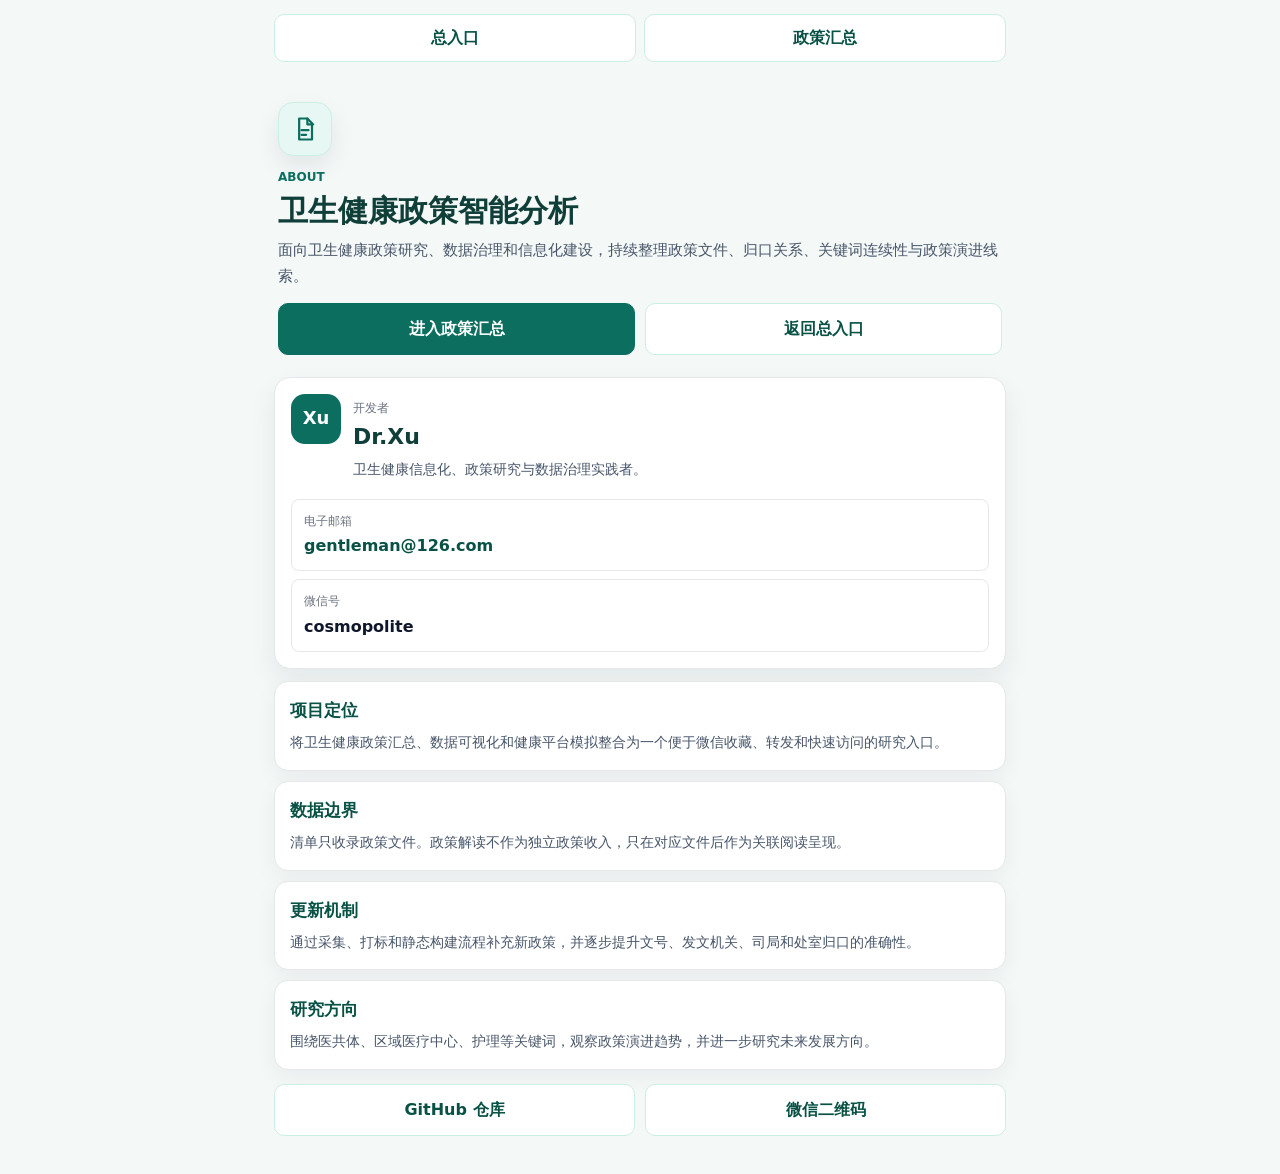
<file: site/about.html>
<!DOCTYPE html>
<html lang="zh-CN">
<head>
<meta charset="utf-8">
<meta name="viewport" content="width=device-width, initial-scale=1">
<meta name="theme-color" content="#0b6e5f">
<meta name="description" content="卫生健康政策智能分析项目说明、数据边界与开发者信息。">
<meta property="og:title" content="关于 · 卫生健康政策智能分析">
<meta property="og:description" content="了解卫生健康政策智能分析的项目定位、数据边界、研究方向与开发者信息。">
<meta property="og:type" content="website">
<meta property="og:url" content="https://xujiann.github.io/health-policy/about.html">
<title>关于 · 卫生健康政策智能分析</title>
<link rel="stylesheet" href="style.css?v=21">
</head>
<body class="portal-body">
<main class="about-mobile about-polished">
  <nav class="about-mobile-nav" aria-label="页面导航">
    <a href="index.html">总入口</a>
    <a href="policy.html">政策汇总</a>
  </nav>

  <section class="about-mobile-hero about-polished-hero">
    <span class="about-symbol" aria-hidden="true">
      <svg viewBox="0 0 24 24">
        <path d="M7 3h7l4 4v14H7z"/>
        <path d="M14 3v5h5"/>
        <path d="M9 13h6M9 17h4"/>
      </svg>
    </span>
    <span class="about-eyebrow">ABOUT</span>
    <h1>卫生健康政策智能分析</h1>
    <p>面向卫生健康政策研究、数据治理和信息化建设，持续整理政策文件、归口关系、关键词连续性与政策演进线索。</p>
    <div class="about-actions" aria-label="快捷入口">
      <a href="policy.html">进入政策汇总</a>
      <a href="index.html">返回总入口</a>
    </div>
  </section>

  <section class="about-profile-card" aria-label="作者信息">
    <div class="about-avatar" aria-hidden="true">Xu</div>
    <div>
      <span>开发者</span>
      <h2>Dr.Xu</h2>
      <p>卫生健康信息化、政策研究与数据治理实践者。</p>
    </div>
    <ul class="contact-list contact-list-large">
      <li><span>电子邮箱</span><a href="mailto:gentleman@126.com">gentleman@126.com</a></li>
      <li><span>微信号</span><strong>cosmopolite</strong></li>
    </ul>
  </section>

  <section class="about-info-grid" aria-label="项目说明">
    <article>
      <h2>项目定位</h2>
      <p>将卫生健康政策汇总、数据可视化和健康平台模拟整合为一个便于微信收藏、转发和快速访问的研究入口。</p>
    </article>
    <article>
      <h2>数据边界</h2>
      <p>清单只收录政策文件。政策解读不作为独立政策收入，只在对应文件后作为关联阅读呈现。</p>
    </article>
    <article>
      <h2>更新机制</h2>
      <p>通过采集、打标和静态构建流程补充新政策，并逐步提升文号、发文机关、司局和处室归口的准确性。</p>
    </article>
    <article>
      <h2>研究方向</h2>
      <p>围绕医共体、区域医疗中心、护理等关键词，观察政策演进趋势，并进一步研究未来发展方向。</p>
    </article>
  </section>

  <section class="about-mobile-links about-link-grid" aria-label="项目链接">
    <a href="https://github.com/xujiann/health-policy" target="_blank" rel="noopener">GitHub 仓库</a>
    <a href="wechat.html">微信二维码</a>
  </section>
</main>
</body>
</html>
</file>
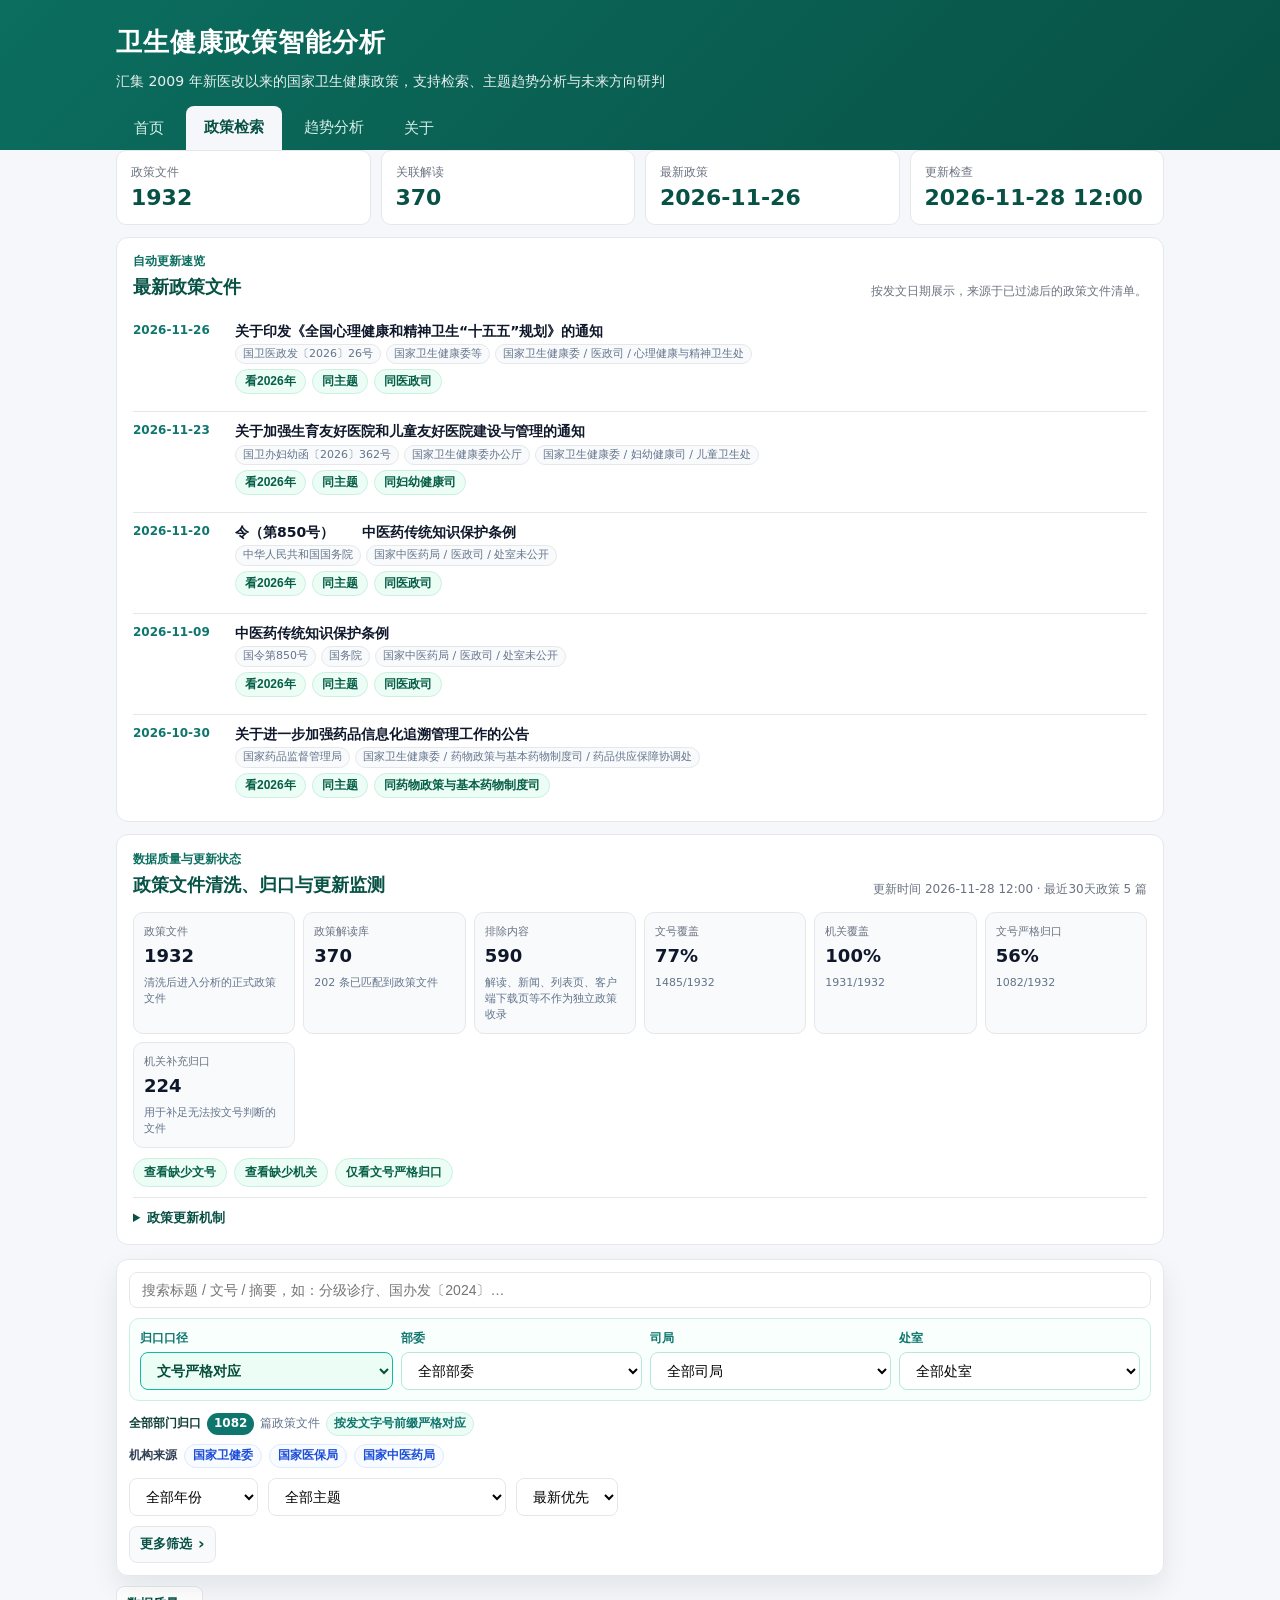
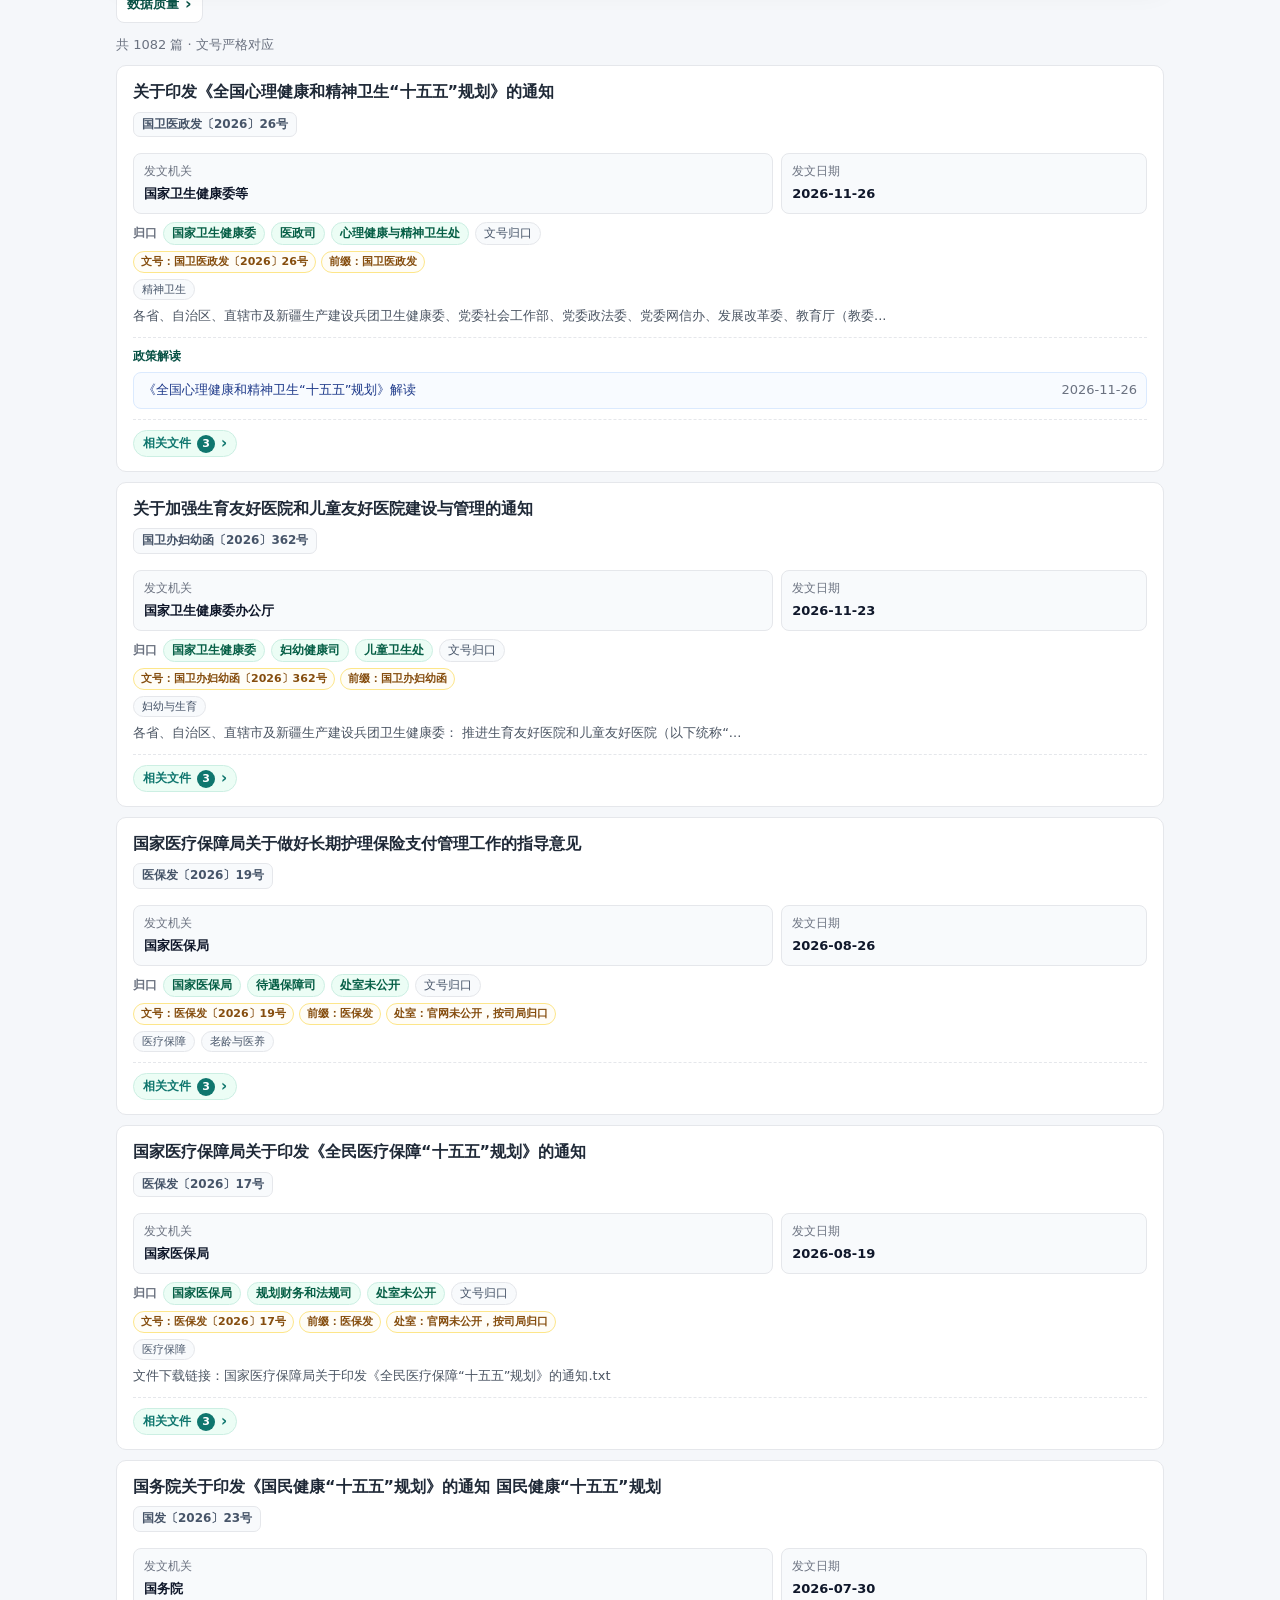
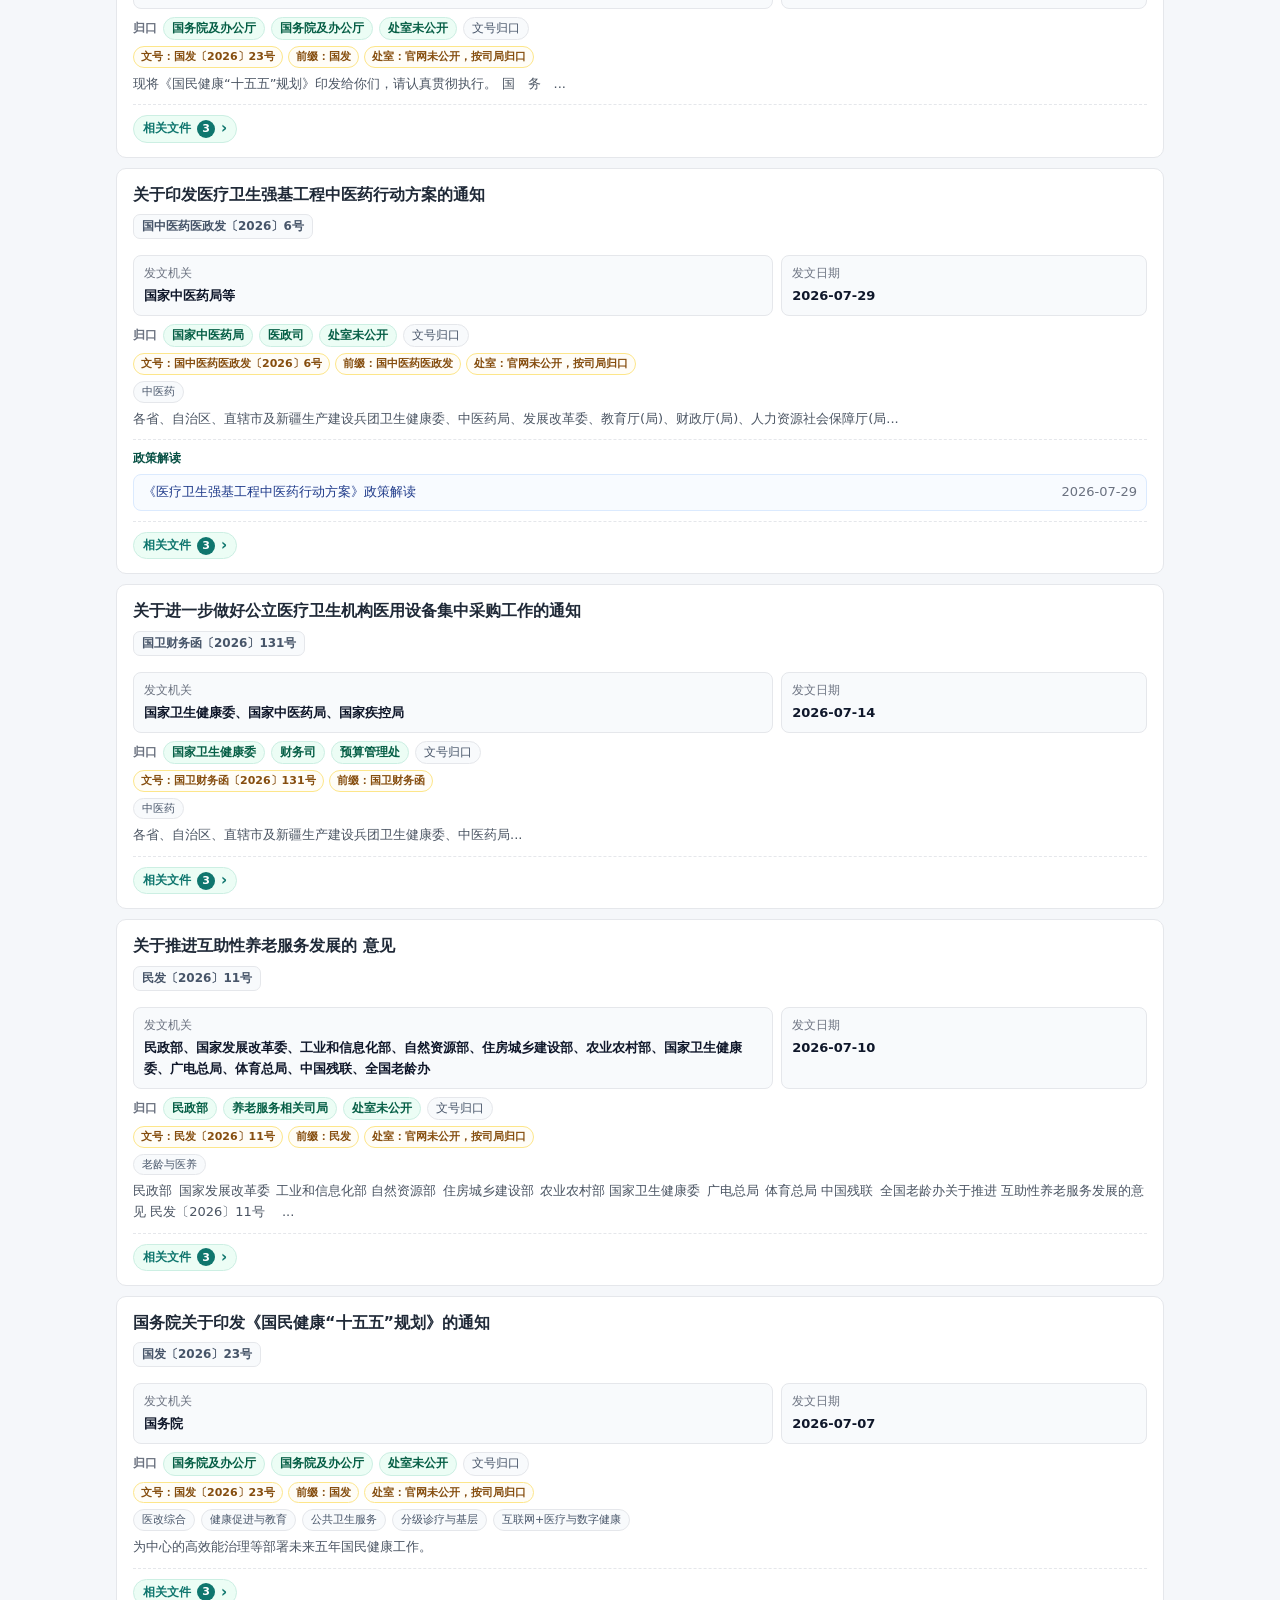
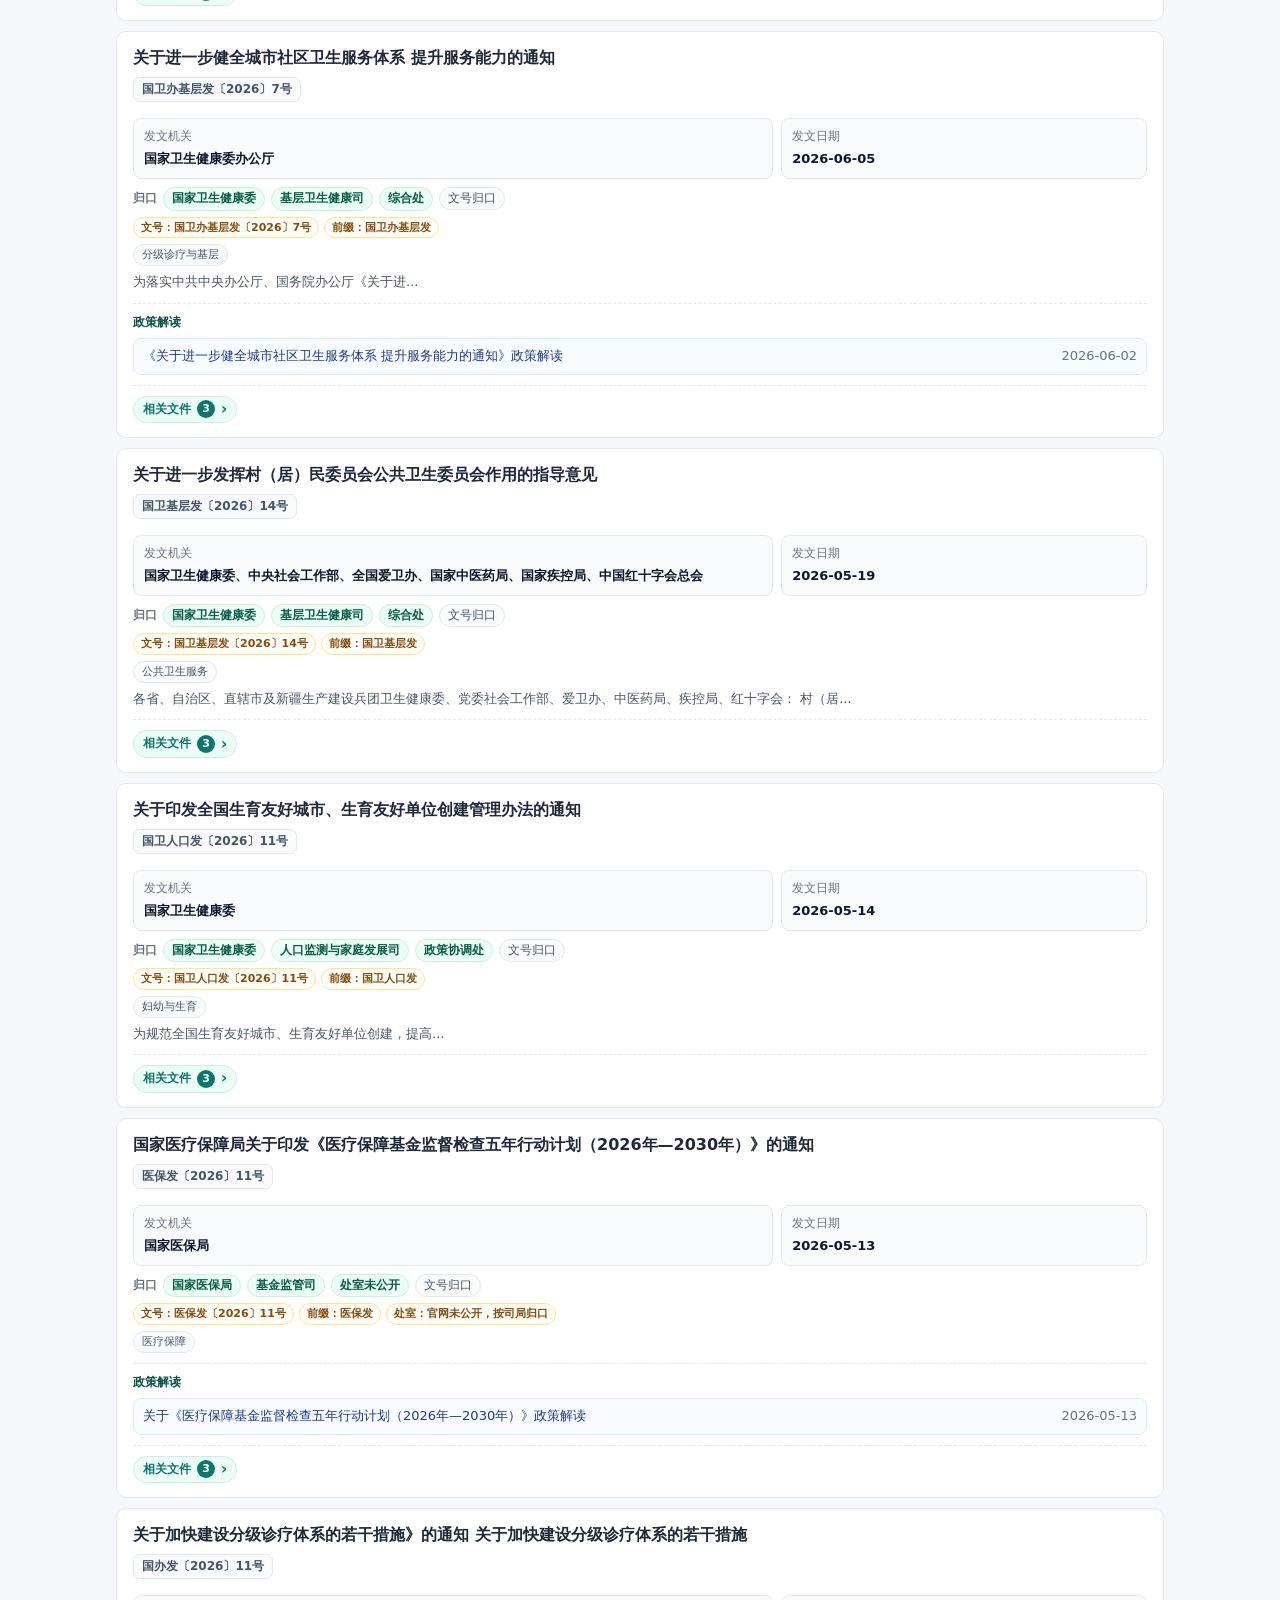
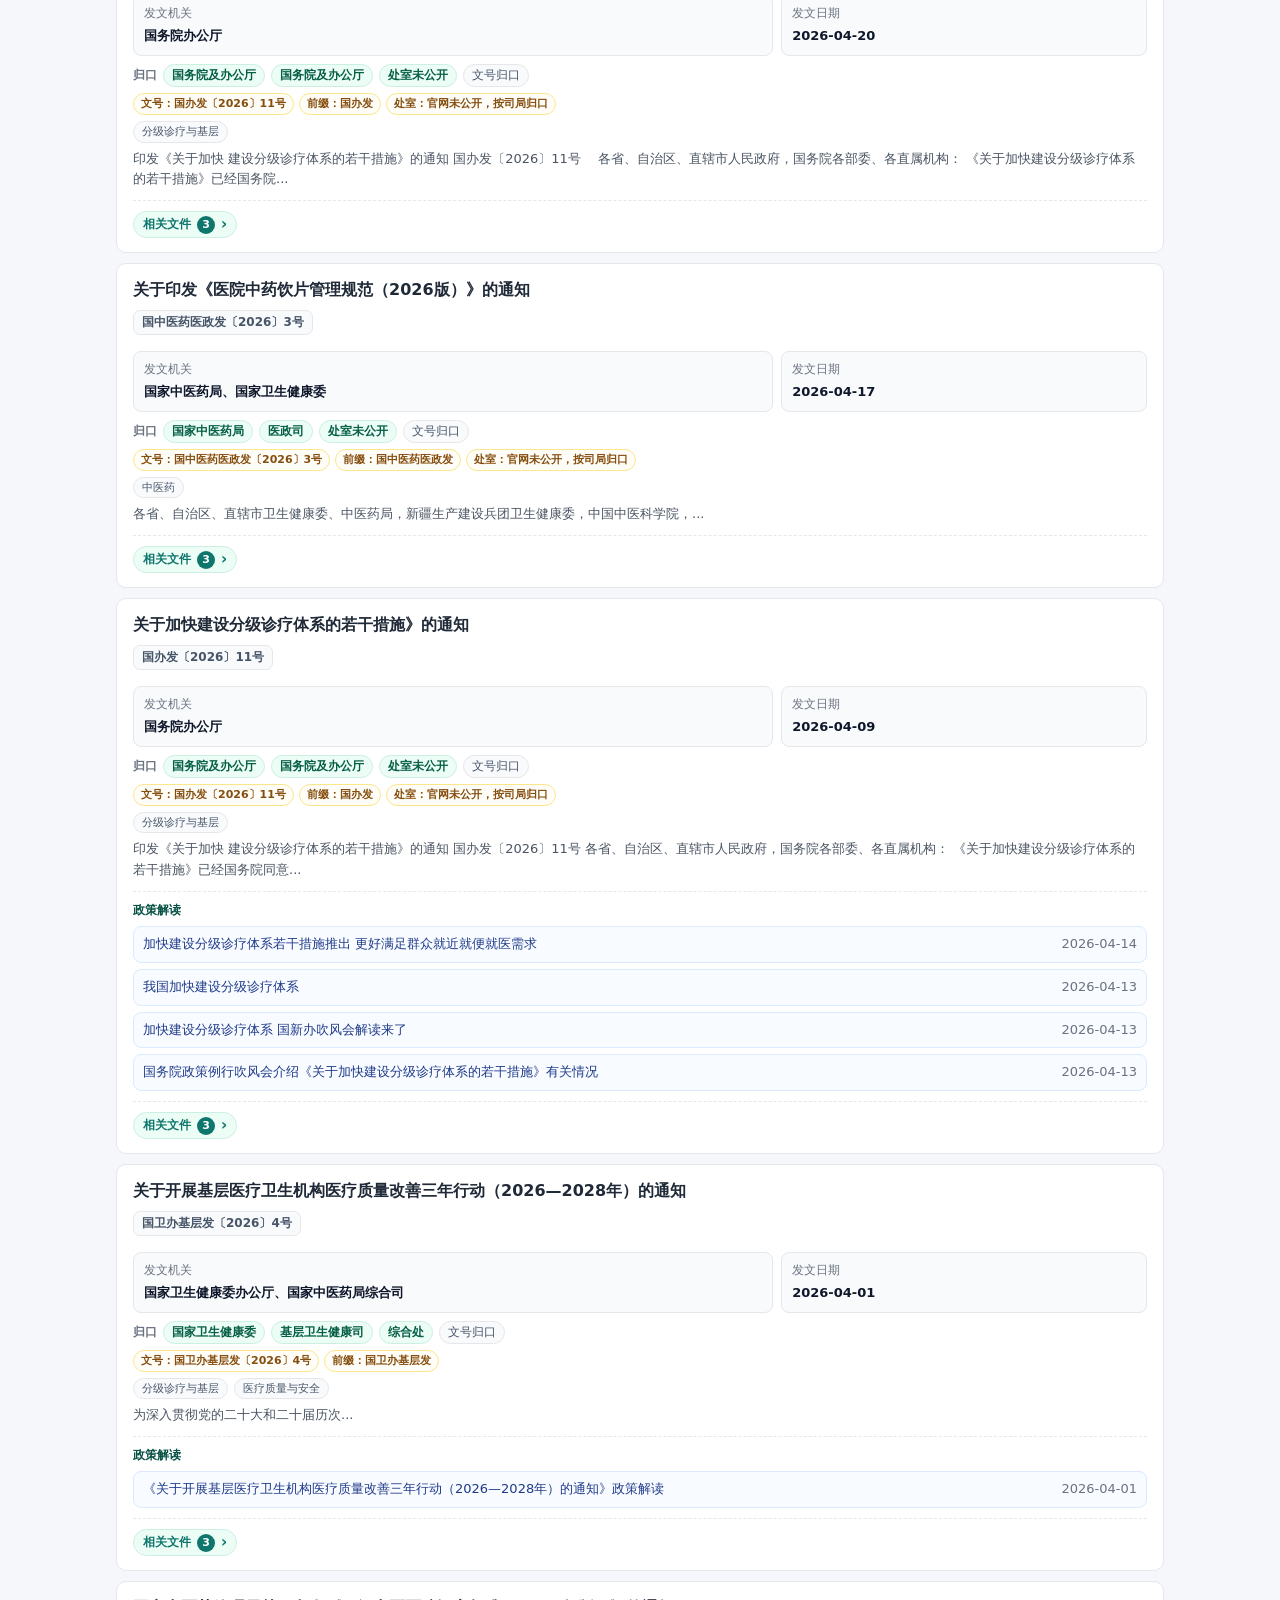
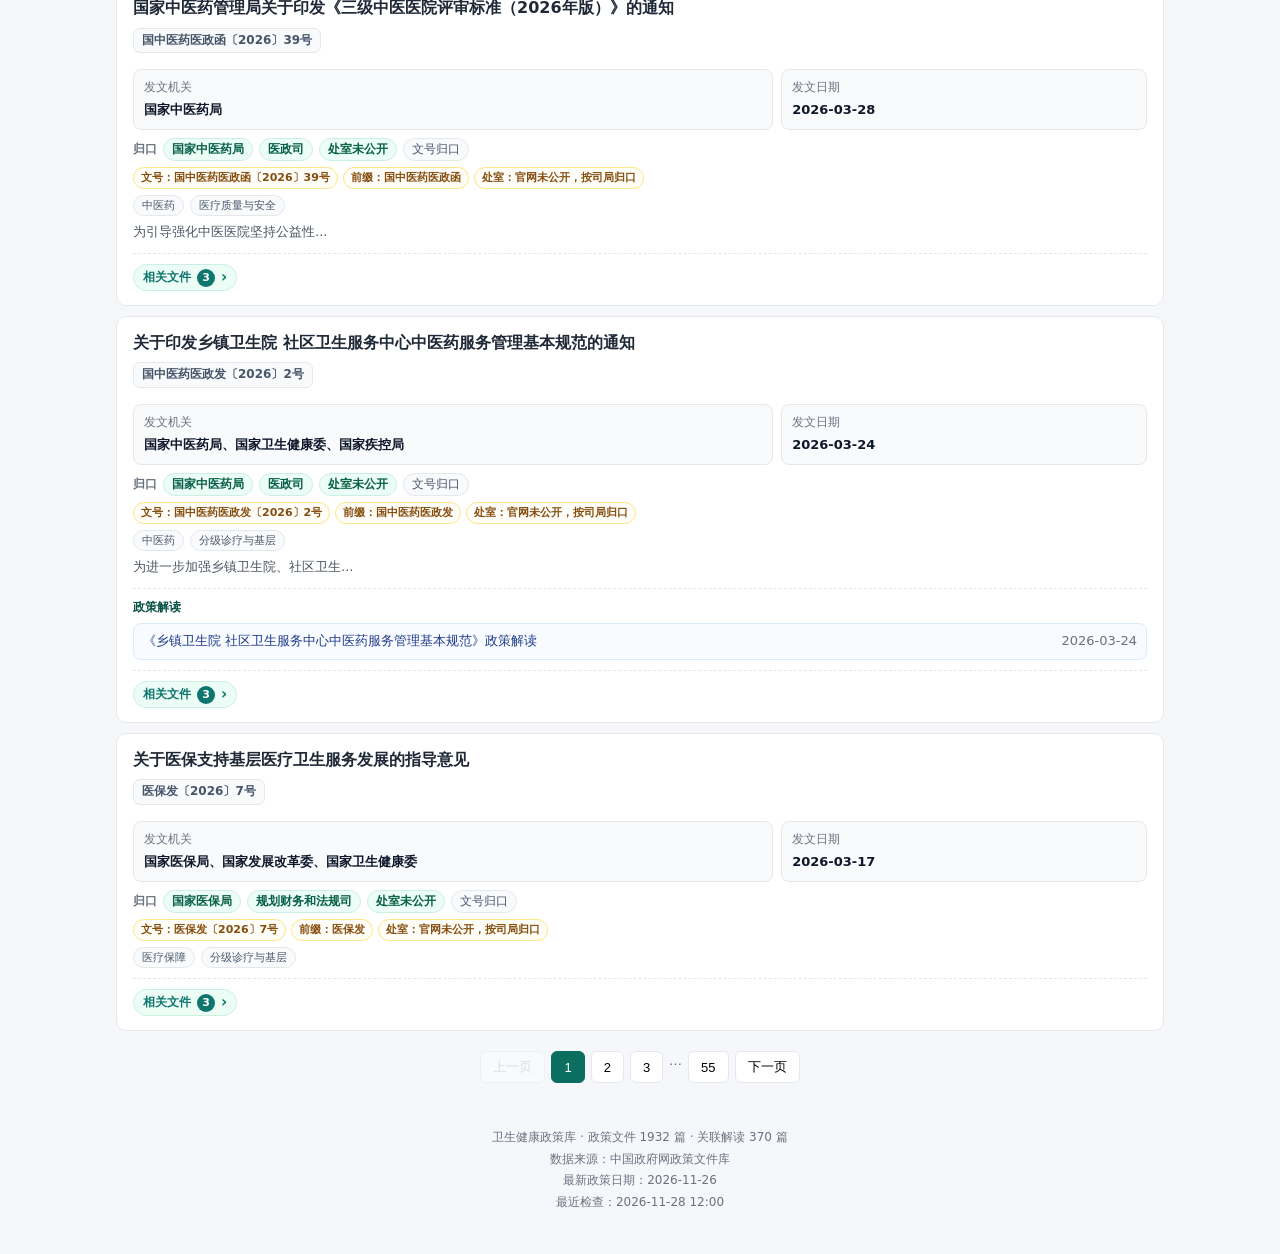
<file: site/policy.html>
<!DOCTYPE html>
<html lang="zh-CN">
<head>
<meta charset="utf-8">
<meta name="viewport" content="width=device-width, initial-scale=1">
<meta name="theme-color" content="#0b6e5f">
<meta name="description" content="卫生健康政策智能分析：政策文件检索、部委司局筛选、主题趋势与未来方向研判。">
<meta property="og:title" content="卫生健康政策智能分析">
<meta property="og:description" content="检索卫生健康政策文件，按部委、司局、处室筛选，并查看政策趋势。">
<meta property="og:type" content="website">
<meta property="og:url" content="https://xujiann.github.io/health-policy/policy.html">
<title>卫生健康政策智能分析 · 检索与趋势预测</title>
<link rel="stylesheet" href="style.css?v=44">
</head>
<body>
<header class="top">
  <div class="wrap">
    <h1>卫生健康政策智能分析</h1>
    <p class="sub">汇集 2009 年新医改以来的国家卫生健康政策，支持检索、主题趋势分析与未来方向研判</p>
    <nav class="tabs">
      <a class="tab tab-link" href="index.html">首页</a>
      <button class="tab active" data-view="browse">政策检索</button>
      <button class="tab" data-view="trend">趋势分析</button>
      <a class="tab tab-link" href="about.html">关于</a>
    </nav>
  </div>
</header>

<main class="wrap">
  <!-- 加载状态 -->
  <div id="loading" class="loading">正在加载政策数据…</div>
  <section id="summary-panel" class="summary-panel hidden">
    <article>
      <span>政策文件</span>
      <strong id="stat-policy-total">-</strong>
    </article>
    <article>
      <span>关联解读</span>
      <strong id="stat-interpretation-total">-</strong>
    </article>
    <article>
      <span>最新政策</span>
      <strong id="stat-latest-date">-</strong>
    </article>
    <article>
      <span>更新检查</span>
      <strong id="stat-checked-at">-</strong>
    </article>
  </section>
  <section id="latest-panel" class="latest-panel hidden"></section>
  <section id="quality-dashboard" class="quality-dashboard hidden" aria-label="数据质量与更新状态"></section>

  <!-- ============ 政策检索 ============ -->
  <section id="view-browse" class="view">
    <div class="toolbar">
      <input id="q" type="search" placeholder="搜索标题 / 文号 / 摘要，如：分级诊疗、国办发〔2024〕…">
      <div class="dept-filter-row" aria-label="按国家官网机构层级筛选">
        <label class="dept-filter-mode">
          <span>归口口径</span>
          <select id="f-route-mode">
            <option value="doc_strict">文号严格对应</option>
            <option value="all_routes">含机关识别补充</option>
          </select>
        </label>
        <label>
          <span>部委</span>
          <select id="f-ministry"><option value="">全部部委</option></select>
        </label>
        <label>
          <span>司局</span>
          <select id="f-bureau"><option value="">全部司局</option></select>
        </label>
        <label>
          <span>处室</span>
          <select id="f-office"><option value="">全部处室</option></select>
        </label>
      </div>
      <div id="dept-filter-hint" class="dept-filter-hint"></div>
      <div class="dept-source-links" aria-label="机构层级来源">
        <span>机构来源</span>
        <a href="https://www.nhc.gov.cn/wjw/jgsz/jgsz.shtml" target="_blank" rel="noopener">国家卫健委</a>
        <a href="https://www.nhsa.gov.cn/col/col35/index.html" target="_blank" rel="noopener">国家医保局</a>
        <a href="https://www.natcm.gov.cn/jgsz.html" target="_blank" rel="noopener">国家中医药局</a>
      </div>
      <select id="f-year"><option value="">全部年份</option></select>
      <select id="f-theme"><option value="">全部主题</option></select>
      <select id="f-sort">
        <option value="date_desc">最新优先</option>
        <option value="date_asc">最早优先</option>
      </select>
      <details id="filter-details" class="filter-details">
        <summary>更多筛选 <span id="advanced-filter-count" class="filter-count hidden"></span></summary>
        <div class="filter-grid">
          <select id="f-cat"><option value="">全部文件类别</option></select>
          <select id="f-doc-type"><option value="">全部文种</option></select>
          <select id="f-doc-prefix"><option value="">全部文号前缀</option></select>
          <select id="f-recent"><option value="">全部时间范围</option></select>
          <select id="f-interpretation"><option value="">全部解读状态</option></select>
          <select id="f-relation"><option value="">全部关系状态</option></select>
          <select id="f-route"><option value="">全部归口依据</option></select>
          <select id="f-doc-state"><option value="">全部文号/机关状态</option></select>
        </div>
      </details>
    </div>
    <div id="active-filters" class="active-filters hidden"></div>
    <details id="quality-details" class="quality-details hidden">
      <summary>数据质量</summary>
      <div id="quality-panel" class="quality-panel"></div>
    </details>
    <div id="result-info" class="result-info"></div>
    <ul id="list" class="list"></ul>
    <div id="pager" class="pager"></div>
  </section>

  <!-- ============ 趋势分析 ============ -->
  <section id="view-trend" class="view hidden">
    <div class="trend-intro">
      <p>预置主题曲线基于 <strong>AI 主题打标</strong>——由模型逐篇判定每条政策“真正属于哪些主题”，
         而非字面词匹配，能排除顺带提及、归并同义说法。点击图例可隐藏/显示曲线；选主题看其政策列表。
         也可在下方输入<strong>任意关键词</strong>即时生成逐年曲线（虚线 ★）与预置主题对比。</p>
    </div>
    <div class="rel-mode">
      <span class="rel-label">自定义关键词口径：</span>
      <label><input type="radio" name="relmode" value="all" checked> 标题+摘要（宽）</label>
      <label><input type="radio" name="relmode" value="strong"> 仅标题（严）</label>
      <span class="muted rel-hint">此口径只影响你输入的<strong>自定义关键词</strong>曲线；预置主题始终用 AI 标签。</span>
    </div>
    <div class="custom-kw">
      <input id="kw-input" type="text" placeholder="输入任意关键词，如：罕见病、生育保险、DRG（多个词用逗号=任一命中）">
      <button id="kw-add">＋ 加入对比</button>
      <label class="preset-toggle"><input type="checkbox" id="show-presets" checked> 显示预置主题</label>
      <div id="kw-suggest" class="kw-suggest"></div>
      <div id="kw-chips" class="kw-chips"></div>
    </div>
    <div class="rel-mode view-mode">
      <span class="rel-label">视图：</span>
      <label><input type="radio" name="viewmode" value="count" checked> 数量</label>
      <label><input type="radio" name="viewmode" value="share"> 占比（构成）</label>
      <span class="muted rel-hint">占比＝当年各主题标签占该年全部主题标签的百分比（堆叠和≈100%），看政策重心的结构性变化。</span>
    </div>
    <div class="chart-box"><canvas id="chart"></canvas></div>
    <div id="forecast-box" class="forecast-box"></div>
    <section class="analysis-lab" aria-label="政策可视化分析">
      <div class="analysis-head">
        <div>
          <span>专题研判</span>
          <h2>关键词政策演进</h2>
        </div>
        <div class="analysis-search">
          <select id="insight-topic" aria-label="选择预置专题">
            <option value="">自定义关键词</option>
          </select>
          <input id="insight-keyword" type="search" value="医共体" placeholder="输入关键词，如：医共体、区域医疗中心、护理">
          <button id="insight-run" type="button">分析</button>
        </div>
      </div>
      <div id="keyword-insight" class="keyword-insight"></div>
    </section>
    <section class="analysis-grid" aria-label="政策结构可视化">
      <article class="analysis-block">
        <div class="analysis-block-head">
          <span>主题 × 年份</span>
          <h3>政策热力图</h3>
        </div>
        <div id="theme-heatmap" class="heatmap"></div>
      </article>
      <article class="analysis-block">
        <div class="analysis-block-head">
          <span>司局 × 主题</span>
          <h3>归口矩阵</h3>
        </div>
        <div id="dept-theme-matrix" class="matrix"></div>
      </article>
    </section>
    <section class="analysis-lab plan-task-lab" id="plan-tasks" aria-label="国民健康十五五规划任务分解">
      <div class="analysis-head">
        <div>
          <span>任务分解</span>
          <h2>国民健康“十五五”规划任务落实到处室</h2>
        </div>
        <p>将规划重点任务拆解为牵头司局、具体处室、政策抓手和文件证据，点击处室可直接筛选对应政策。</p>
      </div>
      <div id="plan-task-overview" class="task-overview"></div>
      <div id="plan-task-board" class="task-board"></div>
    </section>
    <section class="analysis-lab" aria-label="政策关系网络">
      <div class="analysis-head">
        <div>
          <span>文件关系</span>
          <h2>政策网络预览</h2>
        </div>
        <p>按当前关键词提取同主题、同司局、同归口文件之间的联系。</p>
      </div>
      <div id="policy-network" class="policy-network"></div>
    </section>
    <div class="theme-detail">
      <label>查看主题命中政策：
        <select id="theme-pick"></select>
      </label>
      <span id="theme-count" class="muted"></span>
    </div>
    <ul id="theme-list" class="list"></ul>
  </section>

</main>

<footer class="foot wrap">
  <span id="foot-meta"></span>
</footer>

<script src="vendor/chart.umd.min.js"></script>
<script src="taxonomy.js?v=6"></script>
<script src="app.js?v=42"></script>
</body>
</html>
</file>
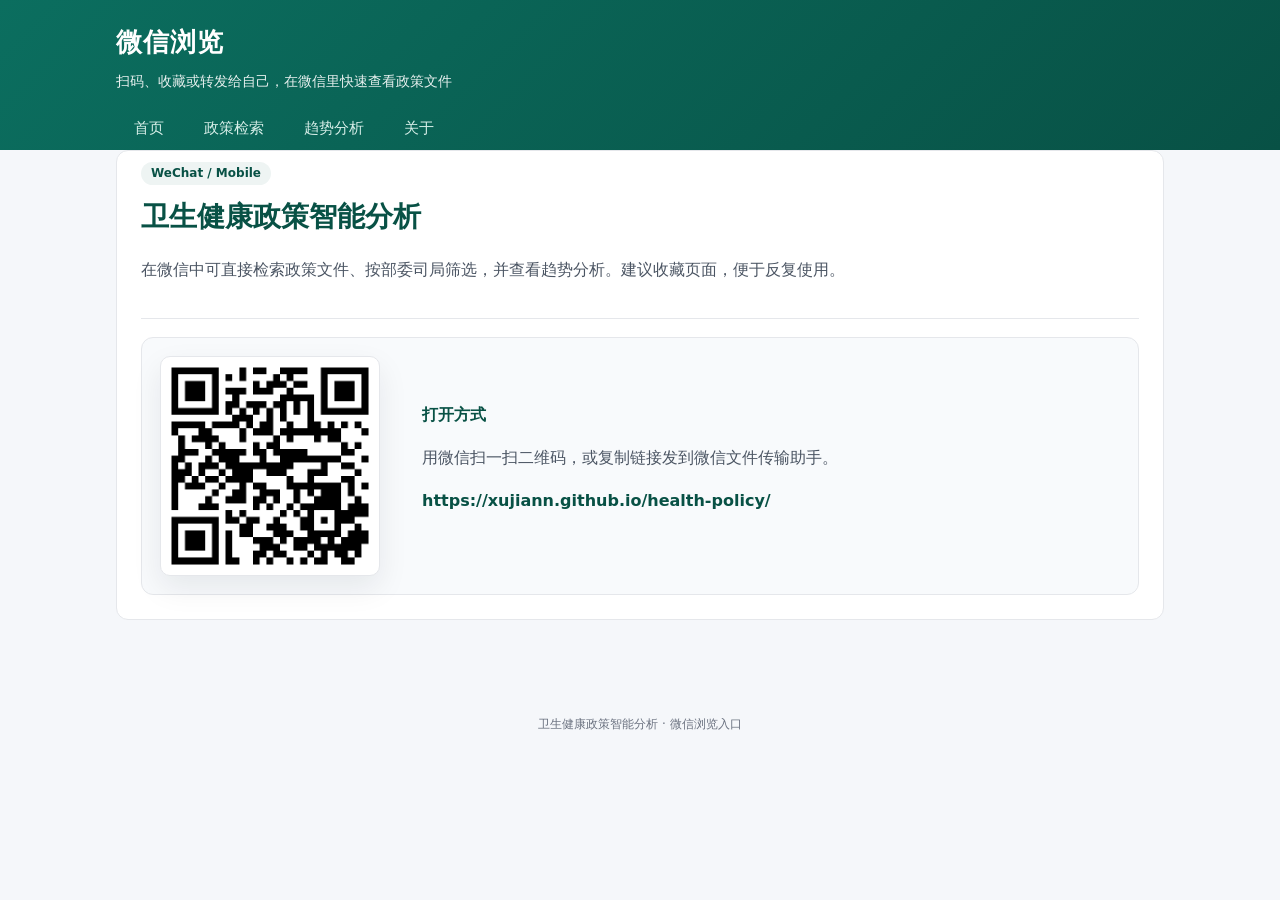
<file: site/wechat.html>
<!DOCTYPE html>
<html lang="zh-CN">
<head>
<meta charset="utf-8">
<meta name="viewport" content="width=device-width, initial-scale=1">
<meta name="theme-color" content="#0b6e5f">
<meta name="description" content="在微信中浏览卫生健康政策智能分析网站。">
<meta property="og:title" content="微信浏览 · 卫生健康政策智能分析">
<meta property="og:description" content="扫码或复制链接，在微信内快速打开卫生健康政策智能分析。">
<meta property="og:type" content="website">
<meta property="og:url" content="https://xujiann.github.io/health-policy/wechat.html">
<title>微信浏览 · 卫生健康政策智能分析</title>
<link rel="stylesheet" href="style.css?v=15">
</head>
<body>
<header class="top">
  <div class="wrap">
    <h1>微信浏览</h1>
    <p class="sub">扫码、收藏或转发给自己，在微信里快速查看政策文件</p>
    <nav class="tabs">
      <a class="tab tab-link" href="index.html">首页</a>
      <a class="tab tab-link" href="policy.html">政策检索</a>
      <a class="tab tab-link" href="policy.html#trend">趋势分析</a>
      <a class="tab tab-link" href="about.html">关于</a>
    </nav>
  </div>
</header>

<main class="wrap">
  <section class="about about-page wechat-guide">
    <div class="about-hero">
      <span class="about-kicker">WeChat / Mobile</span>
      <h2>卫生健康政策智能分析</h2>
      <p>在微信中可直接检索政策文件、按部委司局筛选，并查看趋势分析。建议收藏页面，便于反复使用。</p>
    </div>
    <div class="wechat-qr">
      <img src="assets/wechat-qr.png" alt="卫生健康政策智能分析二维码">
      <div>
        <h3>打开方式</h3>
        <p>用微信扫一扫二维码，或复制链接发到微信文件传输助手。</p>
        <p><a href="https://xujiann.github.io/health-policy/">https://xujiann.github.io/health-policy/</a></p>
      </div>
    </div>
  </section>
</main>

<footer class="foot wrap">
  <span>卫生健康政策智能分析 · 微信浏览入口</span>
</footer>
</body>
</html>
</file>
<file: site/style.css>
:root{
  --bg:#f5f7fa; --card:#fff; --ink:#1f2937; --muted:#6b7280;
  --line:#e5e7eb; --brand:#0b6e5f; --brand-d:#085145; --accent:#1d6fb8;
  --chip:#eef4f3;
}
*{box-sizing:border-box}
body{margin:0;font-family:"Microsoft YaHei","PingFang SC",system-ui,Arial,sans-serif;
  background:var(--bg);color:var(--ink);line-height:1.6}
.wrap{max-width:1080px;margin:0 auto;padding:0 16px}
a{color:var(--accent);text-decoration:none}
a:hover{text-decoration:underline}

.portal-body{background:#f4f8f7}
.portal{max-width:760px;min-height:100svh;margin:0 auto;padding:20px 16px max(34px,env(safe-area-inset-bottom))}
.portal-nav{display:flex;justify-content:flex-end;gap:8px;margin-bottom:12px}
.portal-nav a{min-height:36px;display:inline-flex;align-items:center;border:1px solid var(--line);
  border-radius:10px;background:#fff;color:#0f3f38;padding:0 12px;text-decoration:none;font-size:13px;font-weight:800;
  box-shadow:0 8px 20px rgba(15,23,42,.04)}
.portal-nav a:hover{text-decoration:none;border-color:#14b8a6;background:#f0fdfa}
.portal-hero{padding:22px 2px 16px}
.portal-mark{width:54px;height:54px;border-radius:14px;border:1px solid var(--line);background:#fff;padding:6px;
  box-shadow:0 10px 24px rgba(15,23,42,.08)}
.portal-hero h1{margin:14px 0 0;font-size:30px;line-height:1.16;color:#0f3f38;letter-spacing:0}
.portal-hero>p{margin:10px 0 0;color:#475569;font-size:15px}
.portal-grid{display:grid;gap:12px;margin-top:8px}
.portal-card{display:grid;grid-template-columns:auto 1fr;gap:6px 12px;text-decoration:none;background:#fff;
  border:1px solid var(--line);border-radius:12px;padding:16px;box-shadow:0 10px 26px rgba(15,23,42,.06)}
.portal-card:hover{text-decoration:none;border-color:#99f6e4;box-shadow:0 14px 32px rgba(15,23,42,.08)}
.portal-card:active{transform:translateY(1px);box-shadow:0 6px 18px rgba(15,23,42,.08)}
.portal-card.primary{border-color:#99f6e4;background:#f0fdfa}
.portal-card-icon{grid-row:1/4;display:grid;place-items:center;width:42px;height:42px;border-radius:10px;
  background:#e0f2fe;color:#075985}
.portal-card.primary .portal-card-icon{background:#ccfbf1;color:#115e59}
.portal-card-visual .portal-card-icon{background:#e0f2fe;color:#075985}
.portal-card-platform .portal-card-icon{background:#ecfdf5;color:#047857}
.portal-card-icon svg{width:24px;height:24px;fill:none;stroke:currentColor;stroke-width:1.9;
  stroke-linecap:round;stroke-linejoin:round}
.portal-card strong{font-size:18px;color:#0f172a;line-height:1.3}
.portal-card small{color:#475569;font-size:13px;line-height:1.6}
.portal-card em{display:inline-flex;align-items:center;gap:4px;font-style:normal;color:#0b6e5f;font-size:13px;font-weight:700;margin-top:2px}
.portal-card em span{font-size:18px;line-height:1;transition:transform .18s ease}
.portal-card:hover em span{transform:translateX(2px)}
.portal-about-link{display:flex;justify-content:space-between;align-items:center;gap:12px;margin-top:14px;
  padding:13px 14px;border:1px dashed #b7d9d3;border-radius:12px;background:rgba(255,255,255,.72);
  color:#0f3f38;text-decoration:none}
.portal-about-link:hover{text-decoration:none;border-color:#14b8a6;background:#fff}
.portal-about-link:active{transform:translateY(1px)}
.portal-about-link strong{font-size:15px}
.portal-about-link span{font-size:13px;color:#64748b;text-align:right}

.top{background:linear-gradient(135deg,var(--brand),var(--brand-d));color:#fff;padding:22px 0 0}
.top h1{margin:0;font-size:26px;letter-spacing:1px}
.top .sub{margin:6px 0 14px;opacity:.9;font-size:14px}
.tabs{display:flex;gap:4px;flex-wrap:wrap}
.tab{background:transparent;border:none;color:#d8efe9;padding:10px 18px;font-size:15px;
  cursor:pointer;border-radius:8px 8px 0 0}
.tab:hover{color:#fff}
.tab.active{background:var(--bg);color:var(--brand-d);font-weight:600}
.tab-link{display:inline-block;text-decoration:none}

main{min-height:60vh;padding-top:18px}
.loading{padding:40px;text-align:center;color:var(--muted)}
.hidden{display:none}

.summary-panel{display:grid;grid-template-columns:repeat(4,minmax(0,1fr));gap:10px;margin-bottom:14px}
.summary-panel article{background:var(--card);border:1px solid var(--line);border-radius:10px;padding:12px 14px}
.summary-panel span{display:block;color:var(--muted);font-size:12px}
.summary-panel strong{display:block;color:var(--brand-d);font-size:22px;line-height:1.2;margin-top:3px}
.latest-panel{background:var(--card);border:1px solid var(--line);border-radius:12px;padding:14px 16px;margin:-2px 0 14px}
.latest-head{display:flex;justify-content:space-between;align-items:flex-end;gap:14px;margin-bottom:10px}
.latest-head span{display:block;color:var(--brand);font-size:12px;font-weight:800}
.latest-head h2{margin:2px 0 0;color:var(--brand-d);font-size:18px}
.latest-head p{margin:0;color:var(--muted);font-size:12px;text-align:right}
.latest-list{display:grid;gap:8px}
.latest-list article{display:grid;grid-template-columns:92px minmax(0,1fr);gap:3px 10px;align-items:start;
  padding:9px 0;border-top:1px solid var(--line)}
.latest-list article:first-child{border-top:none}
.latest-list time{color:#0f766e;font-size:12px;font-weight:800;line-height:1.6}
.latest-list a{color:#0f172a;font-size:14px;font-weight:700;line-height:1.45}
.latest-list a:hover{color:var(--brand)}
.latest-list article div{grid-column:2;display:flex;flex-wrap:wrap;gap:5px}
.latest-list article span{display:inline-flex;max-width:100%;background:#f8fafc;border:1px solid var(--line);
  border-radius:20px;padding:1px 7px;color:#64748b;font-size:11px;line-height:1.5}
.latest-actions{grid-column:2;display:flex;flex-wrap:wrap;gap:6px;margin-top:2px}
.latest-actions button{border:1px solid #ccefe3;background:#ecfdf5;color:#065f46;border-radius:20px;
  padding:3px 9px;font-size:12px;font-weight:800;cursor:pointer}
.latest-actions button:hover{background:#d1fae5;border-color:#99f6e4}
.latest-actions button:active{transform:translateY(1px)}
.toolbar{display:flex;gap:10px;flex-wrap:wrap;margin-bottom:14px;background:rgba(255,255,255,.92);
  border:1px solid var(--line);border-radius:12px;padding:12px;position:sticky;top:0;z-index:20;
  backdrop-filter:blur(10px);box-shadow:0 12px 28px rgba(15,23,42,.08)}
.toolbar input,.toolbar select{padding:9px 12px;border:1px solid var(--line);border-radius:8px;
  font-size:14px;background:var(--card)}
.toolbar input#q{flex:1;min-width:240px}
.dept-filter-row{flex:1 1 100%;display:grid;grid-template-columns:1.05fr repeat(3,minmax(0,1fr));gap:8px;
  padding:10px;background:#f8fffd;border:1px solid #ccefe3;border-radius:10px}
.dept-filter-row .dept-filter-mode select{border-color:#14b8a6;background:#ecfdf5;color:#064e3b;font-weight:800}
.dept-filter-row label{display:grid;gap:4px;min-width:0}
.dept-filter-row span{color:#0f766e;font-size:12px;font-weight:800}
.dept-filter-row select{width:100%;min-width:0;border-color:#b7e7dc;background:#fff}
.dept-filter-row select:focus,.toolbar input:focus,.toolbar select:focus{outline:2px solid rgba(20,184,166,.22);
  border-color:#14b8a6}
.dept-filter-hint{flex:1 1 100%;display:flex;align-items:center;gap:6px;min-height:26px;color:#64748b;font-size:12px}
.dept-filter-hint span{color:#0f3f38;font-weight:800}
.dept-filter-hint strong{display:inline-grid;place-items:center;min-width:24px;height:22px;padding:0 7px;
  background:#0f766e;color:#fff;border-radius:99px;font-size:12px}
.dept-filter-hint em{font-style:normal;color:#0f766e;background:#ecfdf5;border:1px solid #ccefe3;
  border-radius:999px;padding:1px 7px;font-weight:800}
.dept-source-links{flex:1 1 100%;display:flex;align-items:center;gap:7px;flex-wrap:wrap;margin-top:-3px;
  color:#64748b;font-size:12px}
.dept-source-links span{font-weight:800;color:#334155}
.dept-source-links a{display:inline-flex;align-items:center;min-height:24px;padding:1px 8px;border-radius:999px;
  border:1px solid #dbeafe;background:#f8fbff;color:#1d4ed8;font-weight:800;text-decoration:none}
.dept-source-links a:hover{border-color:#93c5fd;background:#eff6ff;text-decoration:none}
.filter-details{flex:1 1 100%;min-width:0}
.filter-details summary{display:inline-flex;align-items:center;gap:6px;cursor:pointer;color:var(--brand-d);
  background:#f8fafc;border:1px solid var(--line);border-radius:8px;padding:7px 10px;font-size:13px;font-weight:700}
.filter-details summary::-webkit-details-marker{display:none}
.filter-details summary::after{content:"›";font-size:16px;line-height:1;transition:transform .18s ease}
.filter-details[open] summary::after{transform:rotate(90deg)}
.filter-count{display:inline-grid;place-items:center;min-width:18px;height:18px;padding:0 5px;border-radius:99px;
  background:var(--brand);color:#fff;font-size:11px}
.filter-count.hidden{display:none}
.filter-grid{display:grid;grid-template-columns:repeat(4,minmax(0,1fr));gap:8px;margin-top:9px}
.filter-grid select{width:100%;min-width:0}
.active-filters{display:flex;align-items:center;gap:7px;flex-wrap:wrap;margin:-4px 0 12px}
.active-filters.hidden{display:none}
.active-filters button{display:inline-flex;align-items:center;gap:5px;max-width:100%;border:1px solid #ccefe3;
  background:#ecfdf5;color:#065f46;border-radius:20px;padding:4px 9px;font-size:12px;font-weight:700;cursor:pointer}
.active-filters button::after{content:"×";font-size:14px;line-height:1;color:#0f766e}
.active-filters button span{color:#64748b;font-weight:600}
.active-filters .clear-all{border-color:#fecaca;background:#fff7f7;color:#b91c1c}
.active-filters .clear-all::after{content:""}
.quality-details{margin:-4px 0 12px}
.quality-details summary{display:inline-flex;align-items:center;gap:6px;cursor:pointer;color:var(--brand-d);
  background:#fff;border:1px solid var(--line);border-radius:8px;padding:7px 10px;font-size:13px;font-weight:700}
.quality-details summary::-webkit-details-marker{display:none}
.quality-details summary::after{content:"›";font-size:16px;line-height:1;transition:transform .18s ease}
.quality-details[open] summary::after{transform:rotate(90deg)}
.quality-panel{display:grid;grid-template-columns:repeat(6,minmax(0,1fr));gap:8px;margin:8px 0 0}
.quality-panel article{background:#f8fafc;border:1px solid var(--line);border-radius:8px;padding:9px 10px}
.quality-panel span{display:block;color:var(--muted);font-size:11px}
.quality-panel strong{display:block;color:#0f172a;font-size:15px;margin-top:2px}
.quality-report-line{grid-column:1/-1;background:#f0fdfa;border:1px solid #99f6e4;border-radius:8px;padding:9px 10px}
.quality-report-line strong{display:inline;color:#065f46;font-size:13px;margin:0 8px 0 0}
.quality-report-line span{display:inline;color:#0f766e;font-size:12px}
.quality-dashboard{background:var(--card);border:1px solid var(--line);border-radius:12px;padding:15px 16px;margin:-2px 0 14px}
.quality-dashboard-head{display:flex;justify-content:space-between;gap:14px;align-items:flex-end;margin-bottom:12px}
.quality-dashboard-head span{display:block;color:var(--brand);font-size:12px;font-weight:800}
.quality-dashboard-head h2{margin:2px 0 0;color:var(--brand-d);font-size:18px}
.quality-dashboard-head p{margin:0;color:var(--muted);font-size:12px;text-align:right}
.quality-dashboard-grid{display:grid;grid-template-columns:repeat(6,minmax(0,1fr));gap:8px}
.quality-dashboard-grid article{background:#f8fafc;border:1px solid var(--line);border-radius:10px;padding:10px;min-width:0}
.quality-dashboard-grid span{display:block;color:var(--muted);font-size:11px}
.quality-dashboard-grid strong{display:block;color:#0f172a;font-size:18px;margin-top:2px}
.quality-dashboard-grid em{display:block;margin-top:4px;color:#64748b;font-style:normal;font-size:11px;line-height:1.45}
.quality-dashboard-actions{display:flex;flex-wrap:wrap;gap:7px;margin-top:10px}
.quality-dashboard-actions button{border:1px solid #ccefe3;background:#ecfdf5;color:#065f46;border-radius:20px;
  padding:5px 10px;font-size:12px;font-weight:800;cursor:pointer}
.quality-dashboard-actions button:hover{background:#d1fae5;border-color:#99f6e4}
.quality-alert{margin-top:10px;background:#fff7ed;border:1px solid #fed7aa;color:#9a3412;border-radius:10px;padding:9px 10px;font-size:12px;font-weight:700}
.update-flow{margin-top:10px;border-top:1px solid var(--line);padding-top:10px}
.update-flow summary{cursor:pointer;color:var(--brand-d);font-size:13px;font-weight:800}
.update-flow ol{display:grid;grid-template-columns:repeat(5,minmax(0,1fr));gap:8px;margin:10px 0 0;padding:0;list-style:none}
.update-flow li{background:#f8fafc;border:1px solid var(--line);border-radius:10px;padding:9px}
.update-flow strong{display:block;color:#0f172a;font-size:12px}
.update-flow span{display:block;margin-top:4px;color:#64748b;font-size:11px;line-height:1.45}
.result-info{color:var(--muted);font-size:13px;margin-bottom:10px}

.list{list-style:none;margin:0;padding:0;display:grid;gap:10px}
.item{background:var(--card);border:1px solid var(--line);border-radius:10px;padding:14px 16px}
.item h3{margin:0 0 6px;font-size:16px;font-weight:600}
.item h3 a{color:var(--ink)}
.item h3 a:hover{color:var(--brand)}
.policy-title{line-height:1.45}
.policy-docno{display:inline-flex;max-width:100%;margin:2px 0 8px;padding:2px 8px;border-radius:7px;
  background:#f8fafc;border:1px solid var(--line);color:#475569;font-size:12px;font-weight:700;word-break:break-all}
.policy-fields{display:grid;grid-template-columns:1.4fr .8fr;gap:8px;margin:8px 0}
.policy-fields div{background:#f8fafc;border:1px solid var(--line);border-radius:8px;padding:8px 10px;min-width:0}
.policy-fields dt{font-size:12px;color:var(--muted);margin-bottom:3px}
.policy-fields dd{margin:0;color:#0f172a;font-size:13px;font-weight:700;word-break:break-word}
.policy-route{display:flex;flex-wrap:wrap;align-items:center;gap:6px;margin:8px 0 0;font-size:12px}
.policy-route span{color:var(--muted);font-weight:700}
.policy-route button{color:#065f46;background:#ecfdf5;border:1px solid #ccefe3;border-radius:20px;
  padding:2px 8px;font-size:12px;font-weight:800;cursor:pointer;max-width:100%;line-height:1.45}
.policy-route button:hover{background:#d1fae5;border-color:#99f6e4}
.policy-route button:active{transform:translateY(1px)}
.policy-route em{color:#475569;font-style:normal;background:#f8fafc;border:1px solid var(--line);border-radius:20px;padding:1px 8px}
.route-evidence{display:flex;flex-wrap:wrap;gap:5px;margin:6px 0 0}
.route-evidence span{display:inline-flex;max-width:100%;background:#fffdf7;border:1px solid #fde68a;color:#854d0e;
  border-radius:20px;padding:1px 7px;font-size:11px;font-weight:700;word-break:break-word}
.item .meta{display:flex;flex-wrap:wrap;gap:8px;font-size:12px;color:var(--muted);margin-bottom:6px}
.item .chip{background:var(--chip);color:var(--brand-d);padding:1px 8px;border-radius:20px}
.item .doc-no{font-weight:700;color:#0f172a;background:#f8fafc;border:1px solid var(--line);
  border-radius:6px;padding:1px 6px}
.item .summary{font-size:13px;color:#4b5563;margin:6px 0 0}
.item mark{background:#fff2a8;padding:0 1px}
.item .th-row{display:flex;flex-wrap:wrap;gap:6px;margin:6px 0 0}
.item .th-chip{background:#f8fafc;color:#475569;border:1px solid var(--line);font-size:11px;padding:1px 8px;border-radius:20px}
.interp-row{margin-top:10px;padding-top:9px;border-top:1px dashed var(--line);display:grid;gap:6px}
.interp-row>span{font-size:12px;font-weight:700;color:var(--brand-d)}
.interp-row a{display:flex;justify-content:space-between;gap:10px;padding:7px 9px;border:1px solid #dbeafe;background:#f8fbff;border-radius:8px;color:#1d4ed8;font-size:13px}
.interp-row a strong{font-weight:500;color:#1e3a8a}
.interp-row a span{color:var(--muted);white-space:nowrap}
.related-row{margin-top:10px;padding-top:9px;border-top:1px dashed var(--line)}
.related-row summary{display:inline-flex;align-items:center;gap:6px;cursor:pointer;color:#0f766e;
  background:#ecfdf5;border:1px solid #ccefe3;border-radius:20px;padding:3px 9px;font-size:12px;font-weight:800}
.related-row summary::-webkit-details-marker{display:none}
.related-row summary::after{content:"›";font-size:15px;line-height:1;transition:transform .18s ease}
.related-row[open] summary{margin-bottom:7px}
.related-row[open] summary::after{transform:rotate(90deg)}
.related-row summary span{display:inline-grid;place-items:center;min-width:18px;height:18px;padding:0 5px;
  border-radius:99px;background:#0f766e;color:#fff;font-size:11px}
.related-row a{display:grid;grid-template-columns:minmax(0,1fr) auto;gap:8px;align-items:center;margin-top:6px;
  padding:7px 9px;border:1px solid #ccefe3;background:#fbfffd;border-radius:8px;color:#0f172a;font-size:13px}
.related-row a strong{font-weight:600;min-width:0;overflow:hidden;text-overflow:ellipsis;white-space:nowrap}
.related-row a em{font-style:normal;color:#0f766e;background:#ecfdf5;border:1px solid #ccefe3;border-radius:20px;
  padding:1px 7px;font-size:11px;white-space:nowrap}

.pager{display:flex;justify-content:center;gap:6px;flex-wrap:wrap;margin:20px 0}
.pager button{padding:6px 12px;border:1px solid var(--line);background:var(--card);
  border-radius:6px;cursor:pointer;font-size:13px}
.pager button.active{background:var(--brand);color:#fff;border-color:var(--brand)}
.pager button:disabled{opacity:.4;cursor:default}

.chart-box{background:var(--card);border:1px solid var(--line);border-radius:12px;
  padding:16px;height:440px}
.trend-intro p{color:var(--muted);font-size:14px}

.rel-mode{display:flex;align-items:center;gap:14px;flex-wrap:wrap;margin:4px 0 10px;
  font-size:13px;color:var(--ink)}
.rel-mode .rel-label{font-weight:600}
.rel-mode label{display:flex;align-items:center;gap:4px;cursor:pointer}
.rel-mode .rel-hint{flex-basis:100%;color:var(--muted)}
.item .chip.rel-strong{background:#d1fae5;color:#065f46}
.item .chip.rel-weak{background:#fef3c7;color:#92400e}

.custom-kw{display:flex;align-items:center;gap:8px;flex-wrap:wrap;margin:6px 0 12px}
.custom-kw input#kw-input{flex:1;min-width:260px;padding:9px 12px;border:1px solid var(--line);
  border-radius:8px;font-size:14px;background:var(--card)}
.custom-kw button#kw-add{padding:9px 16px;border:none;border-radius:8px;background:var(--brand);
  color:#fff;font-size:14px;cursor:pointer}
.custom-kw button#kw-add:hover{background:var(--brand-d)}
.preset-toggle{font-size:13px;color:var(--muted);display:flex;align-items:center;gap:5px;cursor:pointer}
.kw-suggest{width:100%;display:flex;flex-wrap:wrap;gap:6px;align-items:center}
.kw-suggest .sugg{padding:3px 10px;border:1px solid var(--line);border-radius:20px;
  background:#f0f6ff;color:#1d4ed8;font-size:12px;cursor:pointer}
.kw-suggest .sugg:hover{background:#dbeafe}
.kw-chips{display:flex;gap:8px;flex-wrap:wrap;width:100%}
.kw-chips .kwchip{display:inline-flex;align-items:center;gap:6px;padding:3px 6px 3px 10px;
  border-radius:20px;font-size:13px;color:#fff}
.kw-chips .kwchip button{background:rgba(255,255,255,.35);border:none;color:#fff;width:18px;height:18px;
  border-radius:50%;cursor:pointer;line-height:1;font-size:13px}
.kw-chips .kwchip button:hover{background:rgba(0,0,0,.25)}
.theme-detail{margin:18px 0 10px;display:flex;align-items:center;gap:12px;flex-wrap:wrap}
.theme-detail select{padding:8px 12px;border:1px solid var(--line);border-radius:8px;font-size:14px}
.muted{color:var(--muted);font-size:13px}

.forecast-box{background:var(--card);border:1px solid var(--line);border-radius:12px;padding:16px;margin:14px 0}
.forecast-head{display:flex;justify-content:space-between;gap:16px;align-items:flex-start;margin-bottom:12px}
.forecast-head span{display:block;color:var(--brand);font-size:12px;font-weight:700}
.forecast-head h3{margin:2px 0 0;font-size:18px;color:var(--brand-d)}
.forecast-head dl{display:flex;gap:8px;margin:0}
.forecast-head dl div{min-width:82px;background:#f8fafc;border:1px solid var(--line);border-radius:10px;padding:8px;text-align:center}
.forecast-head dt{font-size:12px;color:var(--muted)}
.forecast-head dd{margin:2px 0 0;font-weight:700}
.forecast-cards{display:grid;grid-template-columns:repeat(3,minmax(0,1fr));gap:10px}
.forecast-cards article{background:#f8fafc;border:1px solid var(--line);border-radius:10px;padding:12px}
.forecast-cards strong{display:block;color:var(--ink);margin-bottom:6px}
.forecast-cards p{margin:0;color:#4b5563;font-size:13px}

.analysis-lab,.analysis-block{background:var(--card);border:1px solid var(--line);border-radius:12px;
  padding:16px;margin:14px 0}
.analysis-head,.analysis-block-head{display:flex;justify-content:space-between;gap:14px;align-items:flex-start;margin-bottom:12px}
.analysis-head span,.analysis-block-head span{display:block;color:var(--brand);font-size:12px;font-weight:800}
.analysis-head h2,.analysis-block-head h3{margin:2px 0 0;color:var(--brand-d)}
.analysis-head h2{font-size:19px}
.analysis-block-head h3{font-size:17px}
.analysis-head p{margin:0;color:var(--muted);font-size:13px;text-align:right;max-width:420px}
.analysis-search{display:flex;gap:8px;align-items:center;min-width:min(420px,48%)}
.analysis-search input,.analysis-search select{min-width:0;padding:9px 12px;border:1px solid var(--line);border-radius:8px;font-size:14px;background:#fff}
.analysis-search input{flex:1}
.analysis-search select{max-width:172px;color:#0f3f38;font-weight:700}
.analysis-search button{border:0;border-radius:8px;background:var(--brand);color:#fff;font-weight:800;padding:9px 14px;cursor:pointer}
.analysis-search button:hover{background:var(--brand-d)}
.keyword-insight{display:grid;gap:12px}
.insight-stats{display:grid;grid-template-columns:repeat(4,minmax(0,1fr));gap:8px}
.insight-stats article{background:#f8fafc;border:1px solid var(--line);border-radius:10px;padding:10px 12px}
.insight-stats span{display:block;color:var(--muted);font-size:12px}
.insight-stats strong{display:block;color:#0f172a;font-size:20px;margin-top:2px}
.insight-action-row{display:flex;align-items:center;justify-content:space-between;gap:8px;flex-wrap:wrap;
  padding:9px 10px;background:#f8fafc;border:1px solid var(--line);border-radius:10px}
.insight-action-row span{color:#475569;font-size:13px}
.insight-action-row strong{color:#0f3f38}
.insight-action-row button,.phase-timeline button{border:1px solid #ccefe3;background:#ecfdf5;color:#065f46;
  border-radius:20px;padding:5px 10px;font-size:12px;font-weight:800;cursor:pointer}
.insight-action-row button:hover,.phase-timeline button:hover{background:#d1fae5;border-color:#99f6e4}
.insight-bars{display:grid;grid-template-columns:repeat(18,minmax(22px,1fr));gap:4px;align-items:end;min-height:120px;
  padding:8px 0 2px}
.insight-bars button{position:relative;display:grid;align-content:end;gap:4px;min-width:0;height:108px;border:0;background:transparent;
  color:#64748b;cursor:pointer;padding:0}
.insight-bars button::before{content:"";display:block;width:100%;height:var(--h);min-height:4px;border-radius:6px 6px 2px 2px;
  background:#dbeafe;border:1px solid #bfdbfe}
.insight-bars button.has-hit::before{background:linear-gradient(180deg,#14b8a6,#0b6e5f);border-color:#0f766e}
.insight-bars button:hover::before{filter:brightness(.95)}
.insight-bars span{font-size:11px;color:#0f172a;font-weight:800;line-height:1}
.insight-bars em{font-style:normal;font-size:10px;writing-mode:vertical-rl;justify-self:center;color:#64748b}
.insight-columns{display:grid;grid-template-columns:repeat(3,minmax(0,1fr));gap:10px}
.insight-columns article{background:#f8fafc;border:1px solid var(--line);border-radius:10px;padding:12px}
.insight-columns strong{display:block;color:var(--brand-d);font-size:14px;margin-bottom:8px}
.insight-columns div{display:grid;grid-template-columns:minmax(0,1fr) auto;gap:8px;align-items:center;
  padding:5px 0;border-top:1px dashed #e2e8f0}
.insight-columns div:first-of-type{border-top:0}
.insight-columns span{overflow:hidden;text-overflow:ellipsis;white-space:nowrap;color:#334155;font-size:13px}
.insight-columns em{font-style:normal;color:#0f766e;font-size:12px;font-weight:800}
.phase-timeline{display:grid;grid-template-columns:repeat(auto-fit,minmax(170px,1fr));gap:10px}
.phase-timeline article{display:grid;gap:7px;background:#fbfffd;border:1px solid #ccefe3;border-radius:10px;padding:12px}
.phase-timeline article div{display:flex;justify-content:space-between;gap:8px;align-items:start}
.phase-timeline span{color:#0f766e;font-size:12px;font-weight:800}
.phase-timeline strong{color:#0f3f38;font-size:14px}
.phase-timeline em{font-style:normal;color:#065f46;background:#ecfdf5;border:1px solid #ccefe3;border-radius:20px;
  padding:1px 8px;font-size:12px;font-weight:800;justify-self:start}
.phase-timeline p{margin:0;color:#475569;font-size:12px;line-height:1.6}
.phase-timeline small{color:#64748b;font-size:12px;line-height:1.5}
.dept-shift{display:grid;gap:8px}
.dept-shift h3{margin:0;color:var(--brand-d);font-size:15px}
.dept-shift>div{display:grid;grid-template-columns:repeat(4,minmax(0,1fr));gap:8px}
.dept-shift article{background:#f8fafc;border:1px solid var(--line);border-radius:10px;padding:10px;min-width:0}
.dept-shift article strong{display:block;margin-bottom:6px;color:#0f3f38;font-size:13px}
.dept-shift article div{display:grid;grid-template-columns:minmax(0,1fr) auto;gap:7px;padding:4px 0;border-top:1px dashed #e2e8f0}
.dept-shift article div:first-of-type{border-top:0}
.dept-shift span{overflow:hidden;text-overflow:ellipsis;white-space:nowrap;color:#334155;font-size:12px}
.dept-shift em{font-style:normal;color:#0f766e;font-size:12px;font-weight:800}
.insight-policies{display:grid;gap:7px}
.insight-policies>strong{color:var(--brand-d);font-size:14px}
.insight-policies a{display:grid;grid-template-columns:86px minmax(0,1fr) auto;gap:8px;align-items:center;
  padding:8px 10px;border:1px solid var(--line);border-radius:8px;background:#fbfffd;color:#0f172a;font-size:13px}
.insight-policies a span{color:#0f766e;font-weight:800}
.insight-policies a em{font-style:normal;color:#64748b;max-width:180px;overflow:hidden;text-overflow:ellipsis;white-space:nowrap}
.analysis-grid{display:grid;grid-template-columns:1.15fr .85fr;gap:14px;margin:14px 0}
.analysis-grid .analysis-block{margin:0;min-width:0;overflow:hidden}
.heatmap{display:grid;gap:6px;overflow-x:auto;max-width:100%;min-width:0;padding-bottom:2px}
.heatmap-years{display:grid;grid-template-columns:104px repeat(18,28px);gap:4px;min-width:650px}
.heatmap-years span{font-size:10px;color:#64748b;text-align:center}
.heatmap-years span:first-child{visibility:hidden}
.heatmap-row{display:grid;grid-template-columns:104px minmax(0,1fr);gap:4px;min-width:650px;align-items:center}
.heatmap-row button{border:0;background:transparent;color:#0f3f38;font-size:12px;font-weight:800;text-align:left;cursor:pointer;
  overflow:hidden;text-overflow:ellipsis;white-space:nowrap;padding:2px 0}
.heatmap-row div{display:grid;grid-template-columns:repeat(18,28px);gap:4px}
.heatmap-row span,.matrix-row span{display:grid;place-items:center;min-height:24px;border-radius:5px;
  background:rgba(20,184,166,calc(.08 + var(--v) * .72));border:1px solid rgba(15,118,110,calc(.08 + var(--v) * .35));
  color:#0f172a;font-size:11px;font-weight:800}
.matrix{display:grid;gap:6px;overflow-x:auto;max-width:100%;min-width:0;padding-bottom:2px}
.matrix-head,.matrix-row{display:grid;grid-template-columns:118px repeat(8,54px);gap:4px;min-width:570px;align-items:center}
.matrix-head span{color:#64748b;font-size:10px;text-align:center;line-height:1.25}
.matrix-row button{border:0;background:transparent;color:#0f3f38;font-size:12px;font-weight:800;text-align:left;cursor:pointer;
  overflow:hidden;text-overflow:ellipsis;white-space:nowrap;padding:2px 0}
.policy-network{display:grid;grid-template-columns:minmax(0,1.1fr) minmax(260px,.9fr);gap:12px;align-items:center}
.policy-network svg{width:100%;height:auto;min-height:230px;background:#f8fafc;border:1px solid var(--line);border-radius:10px}
.network-edges line{stroke:#94a3b8;stroke-width:calc(1px + var(--w) * .8px);opacity:.52}
.network-nodes circle{fill:#0b6e5f;stroke:#fff;stroke-width:2px}
.network-nodes a:first-child circle{fill:#1d6fb8}
.network-list{margin:0;padding:0;list-style:none;display:grid;gap:7px}
.network-list li{display:grid;gap:2px;padding:8px 10px;border:1px solid var(--line);border-radius:8px;background:#f8fafc}
.network-list span{color:#0f766e;font-size:12px;font-weight:800}
.network-list strong,.network-list em{font-style:normal;color:#334155;font-size:12px;overflow:hidden;text-overflow:ellipsis;white-space:nowrap}
.plan-task-lab{margin-top:14px}
.task-overview{display:grid;grid-template-columns:repeat(4,minmax(0,1fr));gap:10px;margin:4px 0 14px}
.task-overview article{border:1px solid #ccefe3;background:#f8fffd;border-radius:10px;padding:11px 12px}
.task-overview span{display:block;color:#64748b;font-size:12px;margin-bottom:4px}
.task-overview strong{color:#0b6e5f;font-size:22px;line-height:1}
.task-board{display:grid;grid-template-columns:repeat(2,minmax(0,1fr));gap:12px}
.task-card{display:grid;gap:10px;align-content:start;border:1px solid var(--line);background:#fff;border-radius:10px;padding:14px;min-width:0}
.task-card-head{display:flex;align-items:center;justify-content:space-between;gap:10px}
.task-card-head span{color:#0f766e;font-size:12px;font-weight:800}
.task-card-head button{border:1px solid #b7e4d7;background:#ecfdf5;color:#0b6e5f;border-radius:999px;padding:5px 10px;font-size:12px;font-weight:800;cursor:pointer;white-space:nowrap}
.task-card h3{margin:0;color:#0f3f38;font-size:17px;line-height:1.35}
.task-card p{margin:0;color:#475569;font-size:13px;line-height:1.65}
.task-levers{display:flex;flex-wrap:wrap;gap:6px}
.task-levers em{font-style:normal;color:#24544e;background:#f1f5f9;border:1px solid #e2e8f0;border-radius:999px;padding:3px 8px;font-size:12px}
.task-routes{display:grid;grid-template-columns:repeat(2,minmax(0,1fr));gap:7px}
.task-routes button{display:grid;gap:2px;text-align:left;border:1px solid #d9efe8;background:#fbfffd;border-radius:8px;padding:8px 9px;cursor:pointer;min-width:0}
.task-routes button:hover,.task-card-head button:hover{border-color:#0f766e;box-shadow:0 6px 16px rgba(15,118,110,.10)}
.task-routes span{color:#64748b;font-size:11px;overflow:hidden;text-overflow:ellipsis;white-space:nowrap}
.task-routes strong{color:#0f3f38;font-size:13px;overflow:hidden;text-overflow:ellipsis;white-space:nowrap}
.task-evidence{display:grid;gap:6px;border-top:1px dashed #dbe7e4;padding-top:10px}
.task-evidence>strong{color:#0f3f38;font-size:13px}
.task-evidence a{display:grid;grid-template-columns:82px minmax(0,1fr);gap:8px;align-items:center;text-decoration:none;color:#0f172a;background:#f8fafc;border:1px solid #e2e8f0;border-radius:8px;padding:7px 9px}
.task-evidence a span{color:#0f766e;font-size:12px;font-weight:800}
.task-evidence a em{font-style:normal;color:#334155;font-size:12px;overflow:hidden;text-overflow:ellipsis;white-space:nowrap}

.about-page{padding:18px 24px 24px}
.about-hero{border-bottom:1px solid var(--line);padding-bottom:18px;margin-bottom:16px}
.about-kicker{display:inline-flex;background:var(--chip);color:var(--brand-d);border-radius:20px;padding:2px 10px;font-size:12px;font-weight:700}
.about-hero h2{margin:10px 0 6px;font-size:28px;color:var(--brand-d)}
.about-grid{display:grid;grid-template-columns:repeat(3,minmax(0,1fr));gap:12px;margin:16px 0}
.about-grid article{background:#f8fafc;border:1px solid var(--line);border-radius:10px;padding:14px}
.about-grid h3{margin:0 0 8px;color:var(--brand-d);font-size:16px}
.about-name{font-size:22px;font-weight:700;color:var(--brand-d)}
.contact-list{list-style:none;margin:10px 0 12px;padding:0;display:grid;gap:8px}
.contact-list li{display:grid;gap:2px;padding:9px 10px;background:#fff;border:1px solid var(--line);border-radius:8px}
.contact-list span{color:var(--muted);font-size:12px}
.contact-list strong,.contact-list a{color:#0f172a;font-size:14px;font-weight:700;word-break:break-all}
.contact-list a{color:var(--brand-d)}
.contact-list-large li{padding:12px}
.contact-list-large strong,.contact-list-large a{font-size:16px}

.about-mobile{max-width:760px;min-height:100svh;margin:0 auto;padding:14px 14px max(32px,env(safe-area-inset-bottom))}
.about-mobile-nav{display:grid;grid-template-columns:1fr 1fr;gap:8px;margin:2px 0 14px}
.about-mobile-nav a{min-width:0;text-align:center;padding:10px 12px;border:1px solid #ccefe3;border-radius:10px;
  background:#fff;color:var(--brand-d);font-weight:700;text-decoration:none}
.about-mobile-nav a:active{transform:translateY(1px)}
.about-mobile-hero{padding:18px 4px 14px}
.about-mobile-hero span{display:inline-flex;margin-top:12px;color:#0b6e5f;font-size:12px;font-weight:800;letter-spacing:0}
.about-mobile-hero h1{margin:6px 0 8px;font-size:30px;line-height:1.15;color:#0f3f38;letter-spacing:0}
.about-mobile-hero p{margin:0;color:#475569;font-size:15px;line-height:1.75}
.about-mobile-card{background:#fff;border:1px solid var(--line);border-radius:14px;padding:16px;margin:12px 0;
  box-shadow:0 10px 26px rgba(15,23,42,.06)}
.about-mobile-card h2{margin:0 0 8px;color:var(--brand-d);font-size:18px}
.about-mobile-card p{margin:8px 0;color:#475569;font-size:14px;line-height:1.75}
.about-desc{color:#334155!important}
.about-mobile-links{display:grid;grid-template-columns:1fr 1fr;gap:10px;margin-top:14px}
.about-mobile-links a{display:block;text-align:center;padding:12px;border-radius:10px;border:1px solid #ccefe3;
  background:#fff;color:var(--brand-d);font-weight:700;text-decoration:none}
.about-mobile-links a:active{transform:translateY(1px)}
.about-polished{padding-top:12px}
.about-polished-hero{padding:14px 4px 10px}
.about-symbol{display:grid!important;place-items:center;width:54px;height:54px;border-radius:15px;
  background:#e7f7f3;color:#0b6e5f;border:1px solid #ccefe3;box-shadow:0 10px 24px rgba(15,23,42,.08)}
.about-symbol svg{width:28px;height:28px;fill:none;stroke:currentColor;stroke-width:1.9;stroke-linecap:round;stroke-linejoin:round}
.about-eyebrow{display:inline-flex;margin-top:14px;color:#0b6e5f;font-size:12px;font-weight:800;letter-spacing:0}
.about-actions{display:grid;grid-template-columns:1fr 1fr;gap:10px;margin-top:14px}
.about-actions a{display:block;text-align:center;padding:12px 10px;border-radius:10px;text-decoration:none;font-weight:800}
.about-actions a:first-child{background:var(--brand);color:#fff;border:1px solid var(--brand)}
.about-actions a:last-child{background:#fff;color:var(--brand-d);border:1px solid #ccefe3}
.about-actions a:active{transform:translateY(1px)}
.about-profile-card{display:grid;grid-template-columns:auto 1fr;gap:10px 12px;background:#fff;border:1px solid var(--line);
  border-radius:16px;padding:16px;margin:12px 0;box-shadow:0 12px 28px rgba(15,23,42,.07)}
.about-avatar{display:grid;place-items:center;width:50px;height:50px;border-radius:14px;background:#0b6e5f;color:#fff;
  font-weight:900;font-size:18px}
.about-profile-card span{color:var(--muted);font-size:12px}
.about-profile-card h2{margin:0;color:#0f3f38;font-size:22px}
.about-profile-card p{margin:3px 0 0;color:#475569;font-size:14px;line-height:1.65}
.about-profile-card>div{min-width:0}
.about-profile-card .contact-list{grid-column:1/3;margin:8px 0 0}
.about-info-grid{display:grid;gap:10px;margin-top:12px}
.about-info-grid article{background:#fff;border:1px solid var(--line);border-radius:14px;padding:15px;
  box-shadow:0 8px 22px rgba(15,23,42,.05)}
.about-info-grid h2{margin:0 0 6px;color:var(--brand-d);font-size:17px}
.about-info-grid p{margin:0;color:#475569;font-size:14px;line-height:1.75}
.about-link-grid{margin-bottom:6px}

.about{background:var(--card);border:1px solid var(--line);border-radius:12px;padding:8px 24px 24px}
.about h2{color:var(--brand-d)}
.about h3{margin-top:22px;color:var(--brand-d);font-size:16px}

.wechat-guide{overflow:hidden}
.wechat-guide .about-hero p{max-width:760px;color:#4b5563;line-height:1.75}
.wechat-qr{display:grid;grid-template-columns:240px minmax(0,1fr);gap:22px;align-items:center;
  margin-top:18px;padding:18px;background:#f8fafc;border:1px solid var(--line);border-radius:12px}
.wechat-qr img{width:220px;height:220px;background:#fff;border:1px solid var(--line);border-radius:10px;
  padding:10px;box-shadow:0 12px 30px rgba(15,23,42,.08)}
.wechat-qr h3{margin-top:0}
.wechat-qr p{line-height:1.7;color:#4b5563}
.wechat-qr a{word-break:break-all;color:var(--brand-d);font-weight:700}

.foot{padding:24px 16px 40px;color:var(--muted);font-size:12px;text-align:center}
.foot span{display:block;line-height:1.8}

@media(max-width:640px){
  .wrap{padding:0 12px}
  .top{padding:18px 0 0}
  .top h1{font-size:20px;letter-spacing:.5px}
  .top .sub{font-size:13px;margin:5px 0 12px}
  .tab{padding:9px 13px;font-size:14px}
  .portal{padding:14px 12px 28px}
  .portal-hero{padding:18px 2px 14px}
  .portal-hero h1{font-size:25px}
  .portal-card{padding:14px;grid-template-columns:38px 1fr}
  .portal-card-icon{width:38px;height:38px}
  .portal-card-icon svg{width:22px;height:22px}
  .portal-about-link{display:grid;gap:2px}
  .portal-about-link span{text-align:left}
  .about-mobile{padding:12px 12px 28px}
  .about-mobile-hero h1{font-size:26px}
  .about-mobile-card{padding:14px;border-radius:12px}
  .about-mobile-links{grid-template-columns:1fr}
  .about-actions{grid-template-columns:1fr}
  .about-profile-card{padding:14px;border-radius:14px}
  .about-info-grid article{padding:14px;border-radius:12px}

  /* 筛选：首屏保留高频条件，低频条件收进更多筛选 */
  .toolbar{gap:8px;top:0;padding:10px;border-radius:0 0 14px 14px;margin-left:-12px;margin-right:-12px;
    border-left:none;border-right:none}
  .summary-panel{grid-template-columns:repeat(2,minmax(0,1fr));gap:8px}
  .summary-panel article{padding:10px 11px}
  .summary-panel strong{font-size:20px}
  .latest-panel{padding:13px;margin:-2px 0 12px;border-radius:10px}
  .latest-head{display:grid;gap:3px;margin-bottom:6px}
  .latest-head p{text-align:left}
  .latest-list article{grid-template-columns:1fr;gap:4px;padding:10px 0}
  .latest-list article div{grid-column:1}
  .latest-actions{grid-column:1}
  .latest-actions button{padding:6px 10px}
  .quality-panel{grid-template-columns:repeat(2,minmax(0,1fr));gap:7px}
  .quality-panel article{padding:8px 9px}
  .quality-dashboard{padding:13px;margin:-2px 0 12px;border-radius:10px}
  .quality-dashboard-head{display:grid;gap:4px;margin-bottom:9px}
  .quality-dashboard-head p{text-align:left}
  .quality-dashboard-grid{grid-template-columns:repeat(2,minmax(0,1fr));gap:7px}
  .quality-dashboard-grid article{padding:9px}
  .quality-dashboard-grid strong{font-size:17px}
  .quality-dashboard-actions button{padding:7px 10px}
  .update-flow ol{grid-template-columns:1fr;gap:7px}
  .toolbar input#q{flex:1 1 100%;min-width:0;font-size:14px;padding:10px 11px}
  .dept-filter-row{grid-template-columns:repeat(2,minmax(0,1fr));padding:9px;gap:7px;width:100%}
  .dept-filter-row .dept-filter-mode{grid-column:1/3}
  .dept-filter-row select{font-size:13px;padding:9px 8px}
  .dept-filter-hint{align-items:flex-start;flex-wrap:wrap;line-height:1.55}
  .dept-source-links{gap:6px;line-height:1.45}
  .dept-source-links a{min-height:28px;padding:3px 8px}
  .toolbar>select{flex:1 1 calc(50% - 4px);min-width:0;font-size:13px;padding:9px 8px}
  .toolbar #f-sort{flex:1 1 100%}
  .filter-details summary{width:100%;justify-content:space-between;background:#fff}
  .filter-grid{grid-template-columns:repeat(2,minmax(0,1fr));gap:7px}
  .filter-grid select{font-size:13px;padding:9px 8px}
  .active-filters{gap:6px;margin:-2px 0 10px}
  .active-filters button{max-width:100%;padding:5px 8px}

  .item{padding:12px 13px}
  .item h3{font-size:15px}
  .policy-fields{grid-template-columns:1fr;gap:6px}
  .item .summary{font-size:13px}
  .interp-row a{display:grid;gap:2px}
  .interp-row a span{white-space:normal}
  .related-row a{grid-template-columns:1fr;gap:3px}
  .related-row a strong{white-space:normal}
  .related-row a em{justify-self:start}

  /* 图表：略高以容纳多主题图例，左右内边距收紧 */
  .chart-box{height:460px;padding:12px 6px}
  .trend-intro p{font-size:13px}

  .custom-kw{gap:8px}
  .custom-kw input#kw-input{flex:1 1 100%;min-width:0}
  .custom-kw button#kw-add{flex:1 1 auto}
  .preset-toggle{flex-basis:100%}

  .theme-detail{gap:8px}
  .theme-detail label{flex:1 1 100%}
  .theme-detail select{width:100%}

  /* 触摸目标更大 */
  .forecast-head{display:grid}
  .forecast-head dl,.forecast-cards,.about-grid{display:grid;grid-template-columns:1fr}
  .forecast-head dl div{min-width:0}
  .analysis-lab,.analysis-block{padding:13px;border-radius:10px}
  .analysis-head,.analysis-block-head{display:grid;gap:8px}
  .analysis-head p{text-align:left;max-width:none}
  .analysis-search{min-width:0;width:100%;display:grid;grid-template-columns:minmax(0,1fr) auto}
  .analysis-search select{grid-column:1 / -1;max-width:none;font-size:14px;padding:10px}
  .analysis-search input{font-size:14px;padding:10px}
  .analysis-search button{padding:10px 13px}
  .insight-stats{grid-template-columns:repeat(2,minmax(0,1fr))}
  .insight-stats article{padding:9px 10px}
  .insight-stats strong{font-size:18px}
  .insight-action-row{display:grid;gap:8px}
  .insight-action-row button{justify-self:start;padding:7px 10px}
  .insight-bars{overflow-x:auto;grid-template-columns:repeat(18,26px);gap:5px;min-height:118px;padding-bottom:6px}
  .insight-bars button{height:104px}
  .phase-timeline{grid-template-columns:1fr;gap:8px}
  .phase-timeline article{padding:11px}
  .insight-columns{grid-template-columns:1fr;gap:8px}
  .dept-shift>div{grid-template-columns:1fr;gap:8px}
  .insight-policies a{grid-template-columns:1fr;gap:3px}
  .insight-policies a em{max-width:100%;white-space:normal}
  .analysis-grid{grid-template-columns:1fr;gap:12px}
  .heatmap-years{grid-template-columns:94px repeat(18,25px);min-width:570px}
  .heatmap-row{grid-template-columns:94px minmax(0,1fr);min-width:570px}
  .heatmap-row div{grid-template-columns:repeat(18,25px)}
  .matrix-head,.matrix-row{grid-template-columns:108px repeat(8,48px);min-width:510px}
  .policy-network{grid-template-columns:1fr}
  .policy-network svg{min-height:200px}
  .task-overview{grid-template-columns:repeat(2,minmax(0,1fr));gap:8px}
  .task-board{grid-template-columns:1fr}
  .task-card{padding:12px;gap:9px}
  .task-card-head{display:grid;grid-template-columns:1fr auto;align-items:center}
  .task-card h3{font-size:16px}
  .task-routes{grid-template-columns:1fr}
  .task-evidence a{grid-template-columns:1fr;gap:3px}
  .task-evidence a em{white-space:normal}
  .about-page{padding:14px 14px 20px}
  .about-hero h2{font-size:22px}
  .wechat-qr{grid-template-columns:1fr;justify-items:center;text-align:left;padding:14px;gap:12px}
  .wechat-qr img{width:min(220px,100%);height:auto}

  .pager button{padding:9px 14px;font-size:14px}

  .about{padding:6px 16px 20px}
  .about h3{font-size:15px}
}

@media(max-width:420px){
  .dept-filter-row{grid-template-columns:1fr}
  .dept-filter-row .dept-filter-mode{grid-column:auto}
  .toolbar>select{flex:1 1 100%}
  .filter-grid{grid-template-columns:1fr}
}
</file>
